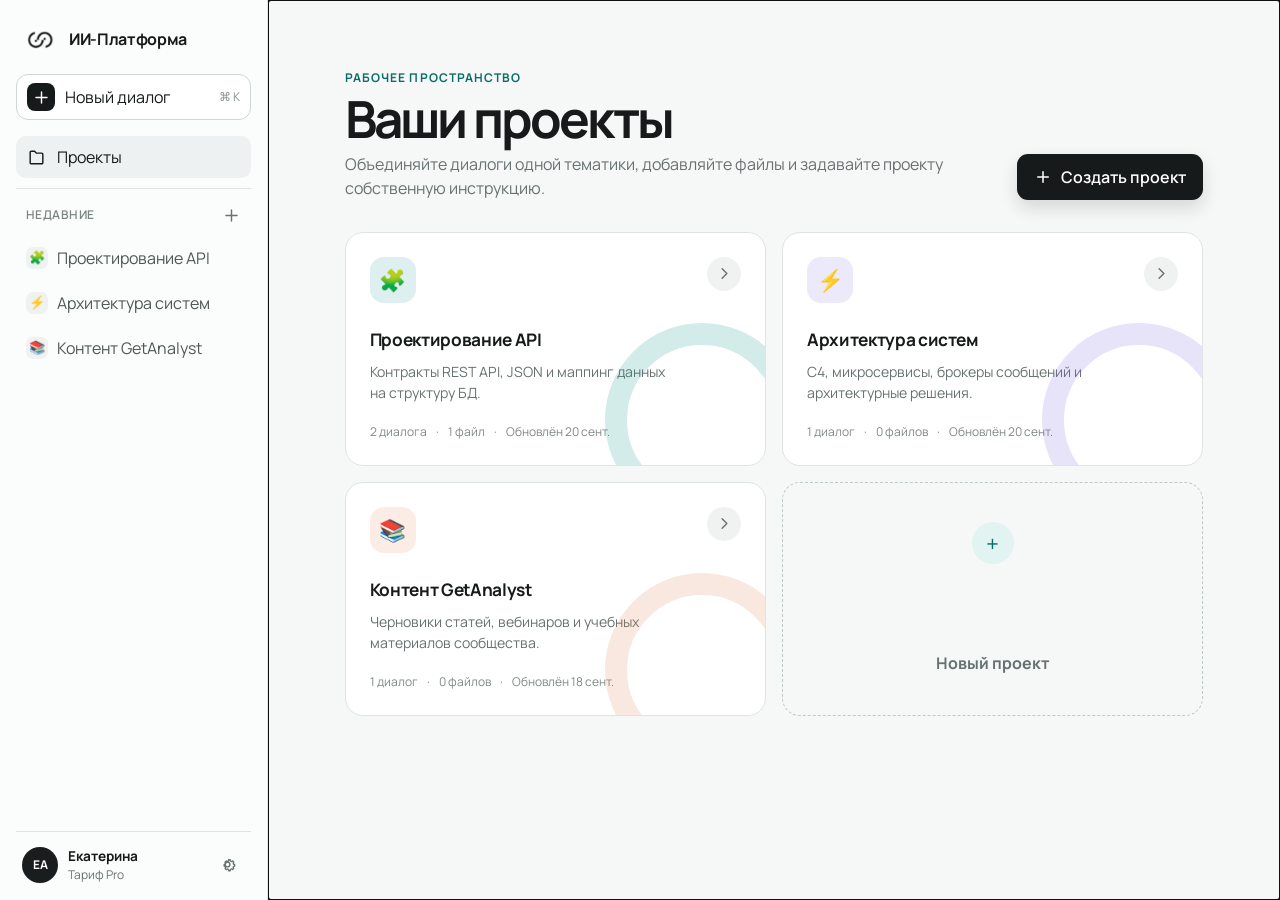
<file: index.html>
<!doctype html>
<html lang="ru">
  <head>
    <meta charset="UTF-8" />
    <meta name="viewport" content="width=device-width, initial-scale=1.0" />
    <meta name="description" content="ИИ-Платформа GetAnalyst — проекты, диалоги и работа с AI-моделями." />
    <title>ИИ-Платформа · GetAnalyst</title>
    <link rel="icon" type="image/png" href="./getanalyst-symbol.png" />
    <link rel="preconnect" href="https://fonts.googleapis.com" />
    <link rel="preconnect" href="https://fonts.gstatic.com" crossorigin />
    <link href="https://fonts.googleapis.com/css2?family=Manrope:wght@400;500;600;700&amp;display=swap" rel="stylesheet" />
    <link rel="stylesheet" href="./styles.css" />
  </head>
  <body>
    <div class="app-shell">
      <aside class="sidebar" aria-label="Основная навигация">
        <div class="brand" role="button" tabindex="0" data-action="home" aria-label="Перейти к проектам">
          <img src="./getanalyst-symbol.png" alt="" class="brand-mark" />
          <span class="brand-name">ИИ-Платформа</span>
        </div>

        <button class="new-chat-button" type="button" data-action="new-dialog">
          <span class="icon-box" aria-hidden="true">
            <svg viewBox="0 0 24 24"><path d="M12 5v14M5 12h14" /></svg>
          </span>
          Новый диалог
          <span class="shortcut">⌘ K</span>
        </button>

        <nav class="nav-list">
          <button class="nav-item is-active" type="button" data-action="home">
            <svg viewBox="0 0 24 24" aria-hidden="true"><path d="M4 5.5A1.5 1.5 0 0 1 5.5 4h4L12 6.5h6.5A1.5 1.5 0 0 1 20 8v10.5a1.5 1.5 0 0 1-1.5 1.5h-13A1.5 1.5 0 0 1 4 18.5z" /></svg>
            Проекты
          </button>
        </nav>

        <div class="sidebar-section">
          <div class="sidebar-section-heading">
            <span>Недавние</span>
            <button class="icon-button small" type="button" data-action="create-project" aria-label="Создать проект">
              <svg viewBox="0 0 24 24"><path d="M12 5v14M5 12h14" /></svg>
            </button>
          </div>
          <div id="recent-projects" class="recent-projects"></div>
        </div>

        <div class="sidebar-footer">
          <div class="avatar">ЕА</div>
          <div class="profile-copy">
            <strong>Екатерина</strong>
            <span>Тариф Pro</span>
          </div>
          <button class="icon-button" type="button" aria-label="Настройки">
            <svg viewBox="0 0 24 24"><circle cx="12" cy="12" r="3" /><path d="M19.4 15a1.7 1.7 0 0 0 .34 1.88l.06.06-1.42 1.42-.06-.06a1.7 1.7 0 0 0-1.88-.34 1.7 1.7 0 0 0-1.04 1.56V20h-2v-.08A1.7 1.7 0 0 0 12.36 18a1.7 1.7 0 0 0-1.88.34l-.06.06L9 16.98l.06-.06A1.7 1.7 0 0 0 9.4 15a1.7 1.7 0 0 0-1.56-1.04H7.8v-2h.08A1.7 1.7 0 0 0 9.4 11a1.7 1.7 0 0 0-.34-1.88L9 9.06 10.42 7.64l.06.06a1.7 1.7 0 0 0 1.88.34A1.7 1.7 0 0 0 13.4 6.5V6h2v.08A1.7 1.7 0 0 0 16.44 8a1.7 1.7 0 0 0 1.88-.34l.06-.06L19.8 9l-.06.06A1.7 1.7 0 0 0 19.4 11a1.7 1.7 0 0 0 1.56 1.04H21v2h-.08A1.7 1.7 0 0 0 19.4 15Z" /></svg>
          </button>
        </div>
      </aside>

      <main id="main-content" class="main-content" tabindex="-1"></main>
    </div>

    <dialog id="project-modal" class="modal">
      <form id="project-form" method="dialog" class="modal-card">
        <div class="modal-heading">
          <div>
            <span id="project-modal-eyebrow" class="eyebrow">Новый проект</span>
            <h2 id="project-modal-title">Создайте рабочее пространство</h2>
          </div>
          <button class="icon-button" type="button" data-action="close-modal" aria-label="Закрыть">
            <svg viewBox="0 0 24 24"><path d="m6 6 12 12M18 6 6 18" /></svg>
          </button>
        </div>

        <label class="field">
          <span>Название проекта</span>
          <input id="project-name" name="name" type="text" maxlength="60" placeholder="Например, Проектирование API" required />
        </label>

        <label class="field">
          <span>Краткое описание</span>
          <textarea id="project-description" name="description" rows="3" maxlength="180" placeholder="Для каких задач будет использоваться проект"></textarea>
        </label>

        <label class="field">
          <span>Системная инструкция <small>необязательно</small></span>
          <textarea id="project-instruction" name="instruction" rows="4" maxlength="1000" placeholder="Например, отвечай как ведущий системный аналитик"></textarea>
        </label>

        <fieldset class="icon-field">
          <legend>Иконка проекта</legend>
          <div id="project-icon-options" class="icon-options" aria-label="Выберите иконку проекта">
            <button class="icon-choice" type="button" data-icon="✨" aria-label="Иконка искры">✨</button>
            <button class="icon-choice" type="button" data-icon="🧩" aria-label="Иконка пазл">🧩</button>
            <button class="icon-choice" type="button" data-icon="⚡" aria-label="Иконка молния">⚡</button>
            <button class="icon-choice" type="button" data-icon="📚" aria-label="Иконка книги">📚</button>
            <button class="icon-choice" type="button" data-icon="🗄️" aria-label="Иконка база данных">🗄️</button>
          </div>
          <label class="upload-icon-button">
            <input id="project-icon-file" type="file" accept="image/png,image/jpeg,image/webp,image/svg+xml" />
            Загрузить свою
          </label>
          <span class="field-hint">PNG, JPG, WebP или SVG. Изображение сохраняется только в этом браузере.</span>
        </fieldset>

        <div class="modal-actions">
          <button class="button ghost" type="button" data-action="close-modal">Отмена</button>
          <button id="project-submit" class="button primary" type="submit">Создать проект</button>
        </div>
      </form>
    </dialog>

    <dialog id="delete-project-modal" class="modal compact-modal">
      <form id="delete-project-form" method="dialog" class="modal-card">
        <div class="danger-icon" aria-hidden="true">!</div>
        <h2>Удалить проект?</h2>
        <p id="delete-project-copy">Проект и все его диалоги будут удалены без возможности восстановления.</p>
        <div class="modal-actions">
          <button class="button ghost" type="button" data-action="close-delete-modal">Отмена</button>
          <button class="button danger" type="submit">Удалить проект</button>
        </div>
      </form>
    </dialog>

    <div id="toast" class="toast" role="status" aria-live="polite"></div>
    <script src="./app.js"></script>
  </body>
</html>
</file>
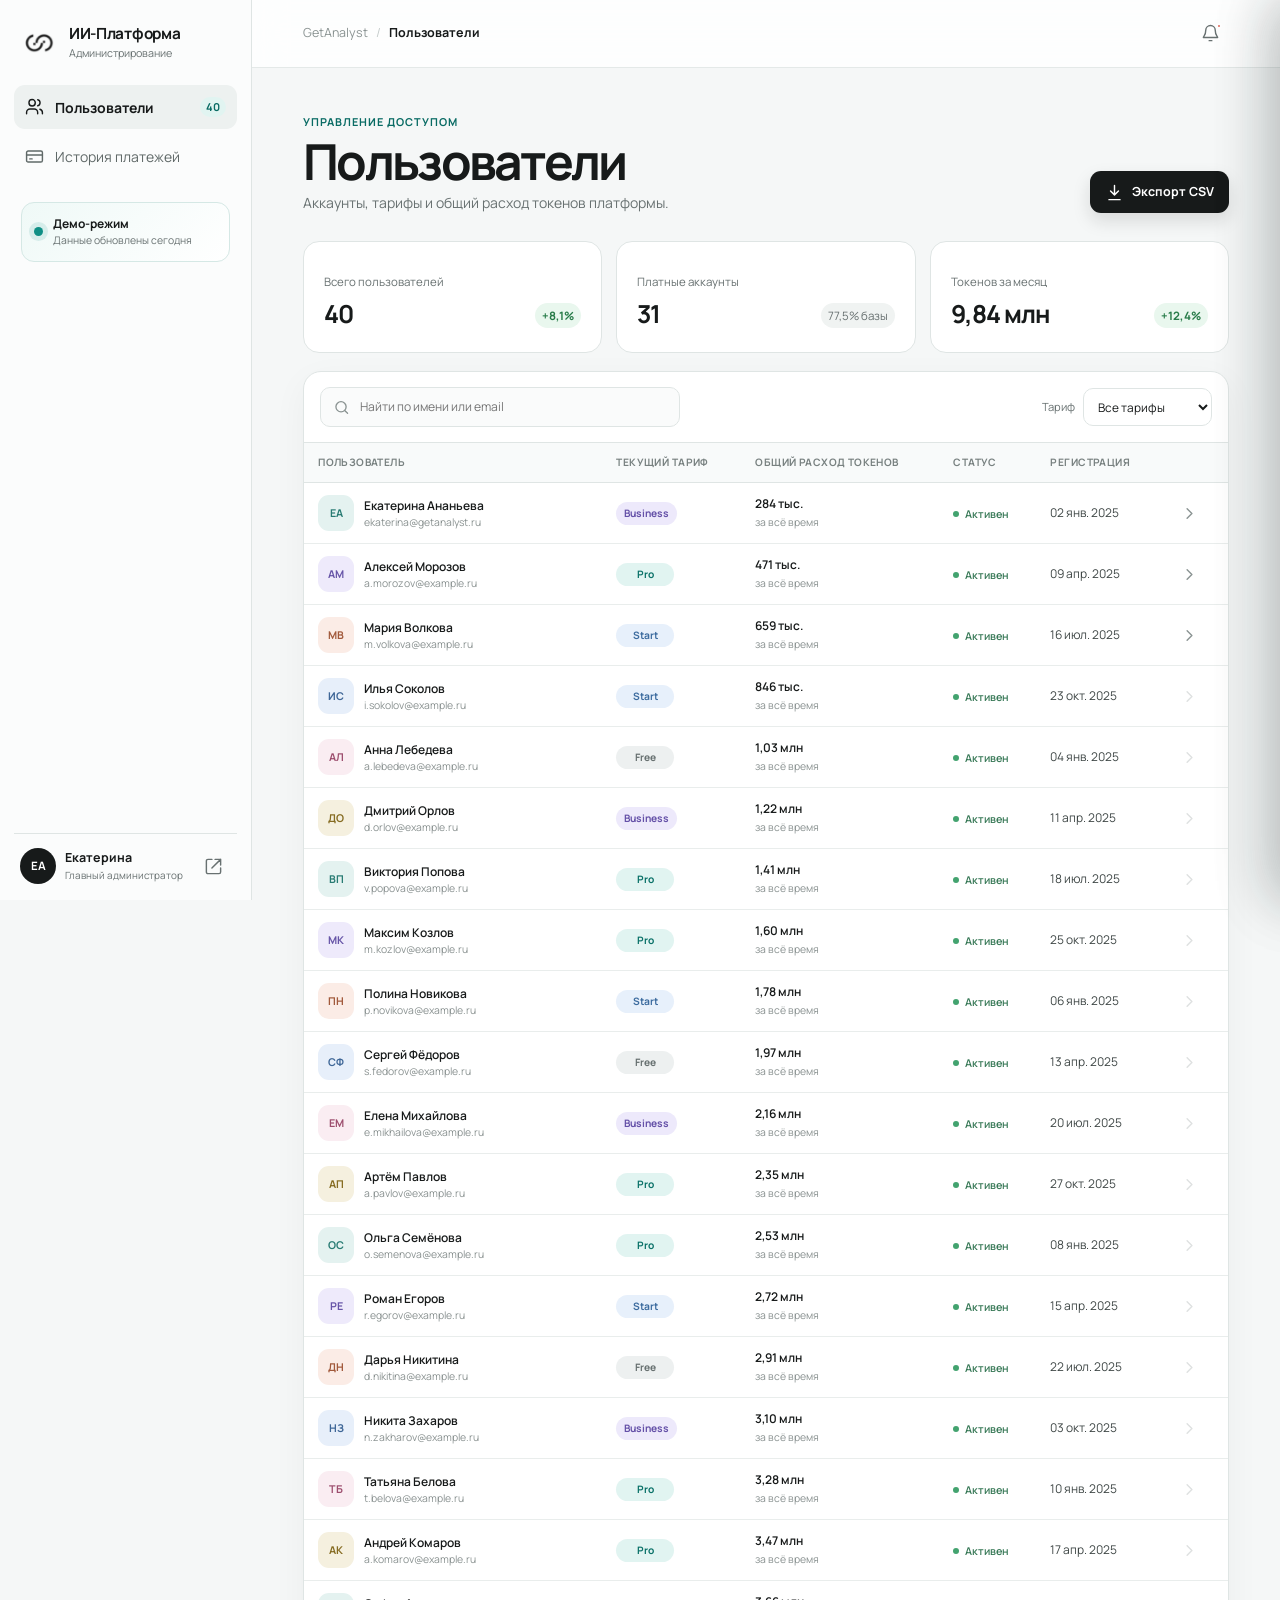
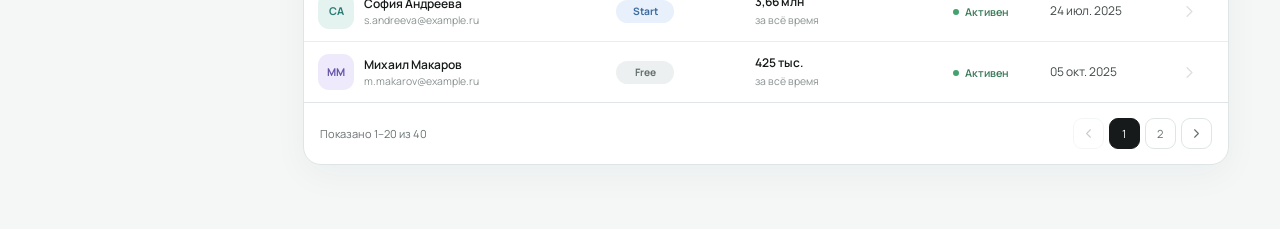
<file: admin.html>
<!doctype html>
<html lang="ru">
  <head>
    <meta charset="UTF-8" />
    <meta name="viewport" content="width=device-width, initial-scale=1.0" />
    <meta name="description" content="Панель администратора ИИ-Платформы GetAnalyst" />
    <title>Администрирование · GetAnalyst</title>
    <link rel="icon" type="image/png" href="./getanalyst-symbol.png" />
    <link rel="preconnect" href="https://fonts.googleapis.com" />
    <link rel="preconnect" href="https://fonts.gstatic.com" crossorigin />
    <link href="https://fonts.googleapis.com/css2?family=Manrope:wght@400;500;600;700&amp;display=swap" rel="stylesheet" />
    <link rel="stylesheet" href="./admin.css" />
  </head>
  <body>
    <div class="admin-shell">
      <aside class="admin-sidebar" aria-label="Навигация администратора">
        <a class="brand" href="./admin.html" aria-label="Главная страница панели администратора">
          <img src="./getanalyst-symbol.png" alt="" class="brand-mark" />
          <span>
            <strong>ИИ-Платформа</strong>
            <small>Администрирование</small>
          </span>
        </a>

        <nav class="admin-nav" aria-label="Разделы">
          <button class="admin-nav-item is-active" type="button" data-view="users">
            <svg viewBox="0 0 24 24" aria-hidden="true"><path d="M16 20v-1.7a4.3 4.3 0 0 0-4.3-4.3H6.3A4.3 4.3 0 0 0 2 18.3V20M9 10a4 4 0 1 0 0-8 4 4 0 0 0 0 8ZM22 20v-1.7a4.3 4.3 0 0 0-3.2-4.15M16.1 2.15a4 4 0 0 1 0 7.7" /></svg>
            Пользователи
            <span class="nav-count">40</span>
          </button>
          <button class="admin-nav-item" type="button" data-view="payments">
            <svg viewBox="0 0 24 24" aria-hidden="true"><rect x="2" y="5" width="20" height="14" rx="2" /><path d="M2 10h20M6 15h3" /></svg>
            История платежей
          </button>
        </nav>

        <div class="sidebar-note">
          <span class="note-dot"></span>
          <div><strong>Демо-режим</strong><small>Данные обновлены сегодня</small></div>
        </div>

        <div class="sidebar-footer">
          <div class="admin-avatar">ЕА</div>
          <div class="admin-profile"><strong>Екатерина</strong><span>Главный администратор</span></div>
          <a class="icon-button" href="./index.html" aria-label="Открыть пользовательскую платформу" title="Открыть платформу">
            <svg viewBox="0 0 24 24"><path d="M14 3h7v7M10 14 21 3M21 14v5a2 2 0 0 1-2 2H5a2 2 0 0 1-2-2V5a2 2 0 0 1 2-2h5" /></svg>
          </a>
        </div>
      </aside>

      <main class="admin-main">
        <header class="topbar">
          <button class="mobile-menu" type="button" aria-label="Открыть меню">
            <svg viewBox="0 0 24 24"><path d="M4 7h16M4 12h16M4 17h16" /></svg>
          </button>
          <div class="breadcrumb"><span>GetAnalyst</span><b>/</b><strong id="breadcrumb-current">Пользователи</strong></div>
          <div class="topbar-actions">
            <button class="icon-button notification-button" type="button" aria-label="Уведомления">
              <svg viewBox="0 0 24 24"><path d="M18 8a6 6 0 0 0-12 0c0 7-3 7-3 9h18c0-2-3-2-3-9ZM13.7 21h-3.4" /></svg>
              <span></span>
            </button>
          </div>
        </header>

        <section id="users-view" class="view is-active" aria-labelledby="users-title">
          <div class="page-heading">
            <div><span class="eyebrow">Управление доступом</span><h1 id="users-title">Пользователи</h1><p>Аккаунты, тарифы и общий расход токенов платформы.</p></div>
            <button class="primary-button" type="button" id="export-users">
              <svg viewBox="0 0 24 24"><path d="M12 3v12M7 10l5 5 5-5M5 21h14" /></svg>
              Экспорт CSV
            </button>
          </div>

          <div class="metrics-grid" aria-label="Сводка по пользователям">
            <article class="metric-card"><div><span>Всего пользователей</span><strong>40</strong></div><span class="metric-trend positive">+8,1%</span></article>
            <article class="metric-card"><div><span>Платные аккаунты</span><strong>31</strong></div><span class="metric-caption">77,5% базы</span></article>
            <article class="metric-card"><div><span>Токенов за месяц</span><strong>9,84 млн</strong></div><span class="metric-trend positive">+12,4%</span></article>
          </div>

          <section class="data-card">
            <div class="table-toolbar">
              <label class="search-field">
                <svg viewBox="0 0 24 24" aria-hidden="true"><circle cx="11" cy="11" r="7" /><path d="m20 20-4-4" /></svg>
                <input id="user-search" type="search" placeholder="Найти по имени или email" />
              </label>
              <label class="select-field"><span>Тариф</span><select id="plan-filter"><option value="all">Все тарифы</option><option>Business</option><option>Pro</option><option>Start</option><option>Free</option></select></label>
            </div>

            <div class="table-scroll">
              <table class="data-table users-table">
                <thead><tr><th>Пользователь</th><th>Текущий тариф</th><th>Общий расход токенов</th><th>Статус</th><th>Регистрация</th><th><span class="sr-only">Действия</span></th></tr></thead>
                <tbody id="users-body"></tbody>
              </table>
            </div>
            <div class="table-footer"><span id="users-counter">Показано 1–20 из 40</span><div id="users-pagination" class="pagination" aria-label="Страницы пользователей"></div></div>
          </section>
        </section>

        <section id="payments-view" class="view" aria-labelledby="payments-title">
          <div class="page-heading">
            <div><span class="eyebrow">Биллинг</span><h1 id="payments-title">История платежей</h1><p>Оплаченные тарифы, периоды использования и расход токенов.</p></div>
            <button class="primary-button" type="button" id="export-payments">
              <svg viewBox="0 0 24 24"><path d="M12 3v12M7 10l5 5 5-5M5 21h14" /></svg>
              Экспорт CSV
            </button>
          </div>

          <div class="metrics-grid payment-metrics" aria-label="Сводка по платежам">
            <article class="metric-card"><div><span>Оплачено за сентябрь</span><strong>₽ 247 430</strong></div><span class="metric-trend positive">+9,7%</span></article>
            <article class="metric-card"><div><span>Успешные платежи</span><strong>98,2%</strong></div><span class="metric-caption">55 из 56</span></article>
            <article class="metric-card"><div><span>Средний платёж</span><strong>₽ 4 418</strong></div><span class="metric-caption">за операцию</span></article>
          </div>

          <section class="data-card">
            <div class="table-toolbar">
              <label class="search-field">
                <svg viewBox="0 0 24 24" aria-hidden="true"><circle cx="11" cy="11" r="7" /><path d="m20 20-4-4" /></svg>
                <input id="payment-search" type="search" placeholder="Найти пользователя или операцию" />
              </label>
              <label class="select-field"><span>Статус</span><select id="payment-status-filter"><option value="all">Все статусы</option><option value="paid">Оплачен</option><option value="refunded">Возврат</option></select></label>
            </div>
            <div class="table-scroll">
              <table class="data-table payments-table">
                <thead><tr><th>Пользователь</th><th>Оплаченный тариф</th><th>Токены за период</th><th>Период</th><th>Дата оплаты</th><th>Сумма</th><th>Статус</th><th><span class="sr-only">Подробнее</span></th></tr></thead>
                <tbody id="payments-body"></tbody>
              </table>
            </div>
            <div class="table-footer"><span id="payments-counter"></span><div id="payments-pagination" class="pagination" aria-label="Страницы платежей"></div></div>
          </section>
        </section>
      </main>
    </div>

    <div id="overlay" class="overlay" hidden></div>

    <aside id="user-drawer" class="drawer" aria-hidden="true" aria-labelledby="user-drawer-title">
      <div class="drawer-header"><div><span class="eyebrow">Карточка пользователя</span><h2 id="user-drawer-title">Пользователь</h2></div><button class="icon-button close-drawer" type="button" aria-label="Закрыть"><svg viewBox="0 0 24 24"><path d="m6 6 12 12M18 6 6 18" /></svg></button></div>
      <div id="user-drawer-content" class="drawer-content"></div>
    </aside>

    <aside id="payment-drawer" class="drawer compact-drawer" aria-hidden="true" aria-labelledby="payment-drawer-title">
      <div class="drawer-header"><div><span class="eyebrow">Платёжная операция</span><h2 id="payment-drawer-title">Детали платежа</h2></div><button class="icon-button close-drawer" type="button" aria-label="Закрыть"><svg viewBox="0 0 24 24"><path d="m6 6 12 12M18 6 6 18" /></svg></button></div>
      <div id="payment-drawer-content" class="drawer-content"></div>
    </aside>

    <div id="toast" class="toast" role="status" aria-live="polite"></div>

    <script>
      const names = [
        ["Екатерина Ананьева", "ekaterina@getanalyst.ru"], ["Алексей Морозов", "a.morozov@example.ru"], ["Мария Волкова", "m.volkova@example.ru"],
        ["Илья Соколов", "i.sokolov@example.ru"], ["Анна Лебедева", "a.lebedeva@example.ru"], ["Дмитрий Орлов", "d.orlov@example.ru"],
        ["Виктория Попова", "v.popova@example.ru"], ["Максим Козлов", "m.kozlov@example.ru"], ["Полина Новикова", "p.novikova@example.ru"],
        ["Сергей Фёдоров", "s.fedorov@example.ru"], ["Елена Михайлова", "e.mikhailova@example.ru"], ["Артём Павлов", "a.pavlov@example.ru"],
        ["Ольга Семёнова", "o.semenova@example.ru"], ["Роман Егоров", "r.egorov@example.ru"], ["Дарья Никитина", "d.nikitina@example.ru"],
        ["Никита Захаров", "n.zakharov@example.ru"], ["Татьяна Белова", "t.belova@example.ru"], ["Андрей Комаров", "a.komarov@example.ru"],
        ["София Андреева", "s.andreeva@example.ru"], ["Михаил Макаров", "m.makarov@example.ru"], ["Ксения Крылова", "k.krylova@example.ru"],
        ["Павел Гусев", "p.gusev@example.ru"], ["Алина Титова", "a.titova@example.ru"], ["Константин Кузнецов", "k.kuznetsov@example.ru"],
        ["Вероника Ильина", "v.ilina@example.ru"], ["Игорь Власов", "i.vlasov@example.ru"], ["Наталья Медведева", "n.medvedeva@example.ru"],
        ["Владислав Фомин", "v.fomin@example.ru"], ["Юлия Давыдова", "u.davydova@example.ru"], ["Глеб Алексеев", "g.alekseev@example.ru"],
        ["Людмила Степанова", "l.stepanova@example.ru"], ["Вадим Воробьёв", "v.vorobiev@example.ru"], ["Анастасия Фролова", "a.frolova@example.ru"],
        ["Денис Баранов", "d.baranov@example.ru"], ["Инна Куликова", "i.kulikova@example.ru"], ["Евгений Жуков", "e.zhukov@example.ru"],
        ["Валерия Савельева", "v.saveleva@example.ru"], ["Олег Романов", "o.romanov@example.ru"], ["Лилия Виноградова", "l.vinogradova@example.ru"], ["Степан Богданов", "s.bogdanov@example.ru"]
      ];
      const planCycle = ["Business", "Pro", "Pro", "Start", "Free"];
      const planPrices = { Business: 9990, Pro: 4990, Start: 1990, Free: 0 };
      const plans = { Business: { limit: "5 млн токенов", color: "violet" }, Pro: { limit: "2 млн токенов", color: "teal" }, Start: { limit: "500 тыс. токенов", color: "blue" }, Free: { limit: "50 тыс. токенов", color: "gray" } };
      const tokenFormat = new Intl.NumberFormat("ru-RU");
      const moneyFormat = new Intl.NumberFormat("ru-RU", { style: "currency", currency: "RUB", maximumFractionDigits: 0 });
      const dateFormat = new Intl.DateTimeFormat("ru-RU", { day: "2-digit", month: "short", year: "numeric" });

      const users = names.map(([name, email], index) => {
        const plan = index < 3 ? ["Business", "Pro", "Start"][index] : planCycle[index % planCycle.length];
        return { id: `usr_${String(index + 1).padStart(4, "0")}`, name, email, initials: name.split(" ").map((part) => part[0]).join(""), plan, tokens: 284000 + ((index * 187431) % 3420000), status: index === 32 ? "blocked" : "active", registered: new Date(2025, (index * 3) % 12, 2 + (index * 7) % 26), available: index < 3, phone: index < 3 ? ["+1 858 555-0147", "+7 916 555-21-43", "+7 921 555-72-11"][index] : null };
      });

      function makePayments(user, count) {
        return Array.from({ length: count }, (_, index) => {
          const paidAt = new Date(2026, 8 - index, 18 - (index % 4));
          const periodFrom = new Date(paidAt.getFullYear(), paidAt.getMonth(), paidAt.getDate());
          const periodTo = new Date(paidAt.getFullYear(), paidAt.getMonth() + 1, paidAt.getDate() - 1);
          const plan = index > 8 && user.id === "usr_0001" ? "Pro" : user.plan;
          return { id: `pay_${user.id.slice(-4)}_${String(index + 1).padStart(3, "0")}`, externalId: `ch_${user.id.slice(-4)}${202609 - index}`, userId: user.id, userName: user.name, userEmail: user.email, plan, tokens: Math.max(38000, user.tokens - index * 91733), periodFrom, periodTo, paidAt, amount: planPrices[plan], status: index === 5 && user.id === "usr_0001" ? "refunded" : "paid", method: index % 2 ? "Visa •••• 4821" : "Mastercard •••• 9014" };
        });
      }

      const userPayments = { usr_0001: makePayments(users[0], 14), usr_0002: makePayments(users[1], 3), usr_0003: makePayments(users[2], 2) };
      const extraPayments = users.slice(3, 25).map((user, index) => makePayments(user, 1)[0]);
      const payments = [...userPayments.usr_0001.slice(0, 5), ...userPayments.usr_0002, ...userPayments.usr_0003, ...extraPayments].sort((a, b) => b.paidAt - a.paidAt);

      const state = { view: "users", userPage: 1, paymentPage: 1, drawerPaymentPage: 1, activeUserId: null, userSearch: "", planFilter: "all", paymentSearch: "", paymentStatus: "all" };
      const pageSize = 20;
      const paymentPageSize = 10;
      const $ = (selector) => document.querySelector(selector);
      const $$ = (selector) => [...document.querySelectorAll(selector)];
      const escapeHtml = (value) => String(value).replace(/[&<>'"]/g, (char) => ({ "&": "&amp;", "<": "&lt;", ">": "&gt;", "'": "&#39;", '"': "&quot;" })[char]);
      const formatDate = (date) => dateFormat.format(date).replace(" г.", "");
      const formatTokens = (tokens) => tokens >= 1000000 ? `${(tokens / 1000000).toFixed(2).replace(".", ",")} млн` : `${Math.round(tokens / 1000)} тыс.`;
      const planBadge = (plan) => `<span class="plan-badge ${plans[plan].color}">${plan}</span>`;
      const statusBadge = (status) => status === "paid" || status === "active" ? `<span class="status-badge success"><i></i>${status === "paid" ? "Оплачен" : "Активен"}</span>` : status === "refunded" ? `<span class="status-badge neutral"><i></i>Возврат</span>` : `<span class="status-badge danger"><i></i>Заблокирован</span>`;

      function paginationHtml(current, total, action) {
        if (total <= 1) return "";
        return `<button type="button" data-${action}-page="${Math.max(1, current - 1)}" ${current === 1 ? "disabled" : ""} aria-label="Предыдущая страница"><svg viewBox="0 0 24 24"><path d="m15 18-6-6 6-6" /></svg></button>${Array.from({ length: total }, (_, i) => `<button type="button" data-${action}-page="${i + 1}" class="${current === i + 1 ? "is-active" : ""}">${i + 1}</button>`).join("")}<button type="button" data-${action}-page="${Math.min(total, current + 1)}" ${current === total ? "disabled" : ""} aria-label="Следующая страница"><svg viewBox="0 0 24 24"><path d="m9 18 6-6-6-6" /></svg></button>`;
      }

      function filteredUsers() {
        const query = state.userSearch.toLowerCase();
        return users.filter((user) => (!query || `${user.name} ${user.email}`.toLowerCase().includes(query)) && (state.planFilter === "all" || user.plan === state.planFilter));
      }

      function renderUsers() {
        const list = filteredUsers();
        const totalPages = Math.max(1, Math.ceil(list.length / pageSize));
        state.userPage = Math.min(state.userPage, totalPages);
        const start = (state.userPage - 1) * pageSize;
        const page = list.slice(start, start + pageSize);
        $("#users-body").innerHTML = page.length ? page.map((user, index) => `<tr class="${user.available ? "is-clickable" : ""}" ${user.available ? `data-user-id="${user.id}" tabindex="0"` : ""}>
          <td><div class="person-cell"><span class="table-avatar avatar-${(start + index) % 6}">${escapeHtml(user.initials)}</span><span><strong>${escapeHtml(user.name)}</strong><small>${escapeHtml(user.email)}</small></span></div></td>
          <td>${planBadge(user.plan)}</td><td><strong class="token-value">${formatTokens(user.tokens)}</strong><small class="cell-caption">за всё время</small></td><td>${statusBadge(user.status)}</td><td>${formatDate(user.registered)}</td>
          <td><button class="row-action" type="button" ${user.available ? `data-user-id="${user.id}" aria-label="Открыть карточку ${escapeHtml(user.name)}"` : `disabled title="Карточка доступна для первых трёх пользователей"`}><svg viewBox="0 0 24 24"><path d="m9 18 6-6-6-6" /></svg></button></td>
        </tr>`).join("") : `<tr><td colspan="6"><div class="empty-state">Пользователи не найдены</div></td></tr>`;
        $("#users-counter").textContent = list.length ? `Показано ${start + 1}–${Math.min(start + pageSize, list.length)} из ${list.length}` : "Ничего не найдено";
        $("#users-pagination").innerHTML = paginationHtml(state.userPage, totalPages, "user");
      }

      function filteredPayments() {
        const query = state.paymentSearch.toLowerCase();
        return payments.filter((payment) => (!query || `${payment.userName} ${payment.userEmail} ${payment.id}`.toLowerCase().includes(query)) && (state.paymentStatus === "all" || payment.status === state.paymentStatus));
      }

      function renderPayments() {
        const list = filteredPayments();
        const totalPages = Math.max(1, Math.ceil(list.length / paymentPageSize));
        state.paymentPage = Math.min(state.paymentPage, totalPages);
        const start = (state.paymentPage - 1) * paymentPageSize;
        const page = list.slice(start, start + paymentPageSize);
        $("#payments-body").innerHTML = page.length ? page.map((payment) => `<tr class="is-clickable" data-payment-id="${payment.id}" tabindex="0">
          <td><div class="person-cell compact"><span class="table-avatar mini">${escapeHtml(users.find((user) => user.id === payment.userId)?.initials || "—")}</span><span><strong>${escapeHtml(payment.userName)}</strong><small>${escapeHtml(payment.userEmail)}</small></span></div></td>
          <td>${planBadge(payment.plan)}</td><td><strong>${formatTokens(payment.tokens)}</strong></td><td><span class="period-cell">${formatDate(payment.periodFrom)}<small>— ${formatDate(payment.periodTo)}</small></span></td><td>${formatDate(payment.paidAt)}</td><td><strong>${moneyFormat.format(payment.amount)}</strong></td><td>${statusBadge(payment.status)}</td><td><button class="row-action" type="button" data-payment-id="${payment.id}" aria-label="Открыть детали платежа"><svg viewBox="0 0 24 24"><path d="m9 18 6-6-6-6" /></svg></button></td>
        </tr>`).join("") : `<tr><td colspan="8"><div class="empty-state">Платежи не найдены</div></td></tr>`;
        $("#payments-counter").textContent = list.length ? `Показано ${start + 1}–${Math.min(start + paymentPageSize, list.length)} из ${list.length}` : "Ничего не найдено";
        $("#payments-pagination").innerHTML = paginationHtml(state.paymentPage, totalPages, "payment");
      }

      function showView(view) {
        state.view = view;
        $$(".view").forEach((element) => element.classList.toggle("is-active", element.id === `${view}-view`));
        $$(".admin-nav-item").forEach((element) => element.classList.toggle("is-active", element.dataset.view === view));
        $("#breadcrumb-current").textContent = view === "users" ? "Пользователи" : "История платежей";
        document.title = `${view === "users" ? "Пользователи" : "История платежей"} · GetAnalyst`;
        if (view === "payments") renderPayments(); else renderUsers();
        $(".admin-sidebar").classList.remove("is-open");
      }

      function tariffHistory(user) {
        const history = user.id === "usr_0001" ? [["Business", "18 сен 2026", "17 окт 2026", "Текущий"], ["Pro", "18 дек 2025", "17 сен 2026", "9 месяцев"], ["Start", "18 сен 2025", "17 дек 2025", "3 месяца"]] : user.id === "usr_0002" ? [["Pro", "12 авг 2026", "11 сен 2026", "Текущий"], ["Start", "12 июн 2026", "11 авг 2026", "2 месяца"]] : [["Start", "05 сен 2026", "04 окт 2026", "Текущий"], ["Free", "17 июл 2026", "04 сен 2026", "50 дней"]];
        return history.map(([plan, from, to, label], index) => `<div class="timeline-item ${index === 0 ? "is-current" : ""}"><span class="timeline-dot"></span><div><div class="timeline-heading">${planBadge(plan)}<strong>${label}</strong></div><p>${from} — ${to}</p><small>${plans[plan].limit} в месяц</small></div></div>`).join("");
      }

      function renderUserDrawer(user, tab = "overview") {
        const ownPayments = userPayments[user.id] || [];
        $("#user-drawer-title").textContent = user.name;
        $("#user-drawer-content").innerHTML = `<div class="profile-summary">
          <span class="profile-avatar">${escapeHtml(user.initials)}</span><div><strong>${escapeHtml(user.name)}</strong><span>${escapeHtml(user.email)}</span><small>${user.id}</small></div>${statusBadge(user.status)}
        </div>
        <div class="drawer-tabs"><button type="button" data-user-tab="overview" class="${tab === "overview" ? "is-active" : ""}">Обзор</button><button type="button" data-user-tab="tariffs" class="${tab === "tariffs" ? "is-active" : ""}">История тарифов</button><button type="button" data-user-tab="payments" class="${tab === "payments" ? "is-active" : ""}">Оплаты <span>${ownPayments.length}</span></button></div>
        <div id="user-tab-content">${userTabContent(user, tab)}</div>`;
      }

      function userTabContent(user, tab) {
        if (tab === "tariffs") return `<section class="drawer-section"><div class="section-heading"><h3>История смены тарифов</h3><span>3 записи</span></div><div class="timeline">${tariffHistory(user)}</div></section>`;
        if (tab === "payments") {
          const list = userPayments[user.id] || [];
          const totalPages = Math.max(1, Math.ceil(list.length / paymentPageSize));
          state.drawerPaymentPage = Math.min(state.drawerPaymentPage, totalPages);
          const start = (state.drawerPaymentPage - 1) * paymentPageSize;
          return `<section class="drawer-section"><div class="section-heading"><h3>История оплат</h3><span>10 на странице</span></div><div class="drawer-payment-list">${list.slice(start, start + paymentPageSize).map((payment) => `<button type="button" class="drawer-payment" data-payment-id="${payment.id}"><span>${planBadge(payment.plan)}<small>${formatDate(payment.paidAt)}</small></span><span><strong>${moneyFormat.format(payment.amount)}</strong><small>${formatTokens(payment.tokens)} токенов</small></span><svg viewBox="0 0 24 24"><path d="m9 18 6-6-6-6" /></svg></button>`).join("")}</div><div class="drawer-pagination"><span>${start + 1}–${Math.min(start + paymentPageSize, list.length)} из ${list.length}</span><div class="pagination">${paginationHtml(state.drawerPaymentPage, totalPages, "drawer-payment")}</div></div></section>`;
        }
        const monthlyLimit = user.plan === "Business" ? 5000000 : user.plan === "Pro" ? 2000000 : 500000;
        const used = Math.min(user.tokens, monthlyLimit);
        return `<section class="drawer-section"><div class="detail-grid"><div><span>Email</span><strong>${escapeHtml(user.email)}</strong></div><div><span>Телефон</span><strong>${escapeHtml(user.phone || "Не указан")}</strong></div><div><span>Дата регистрации</span><strong>${formatDate(user.registered)}</strong></div><div><span>ID пользователя</span><strong>${user.id}</strong></div></div></section>
          <section class="current-plan-card"><div class="current-plan-top"><div><span>Текущий тариф</span><h3>${user.plan}</h3><small>${plans[user.plan].limit} в месяц</small></div>${planBadge(user.plan)}</div><div class="usage-row"><span>Использовано в периоде</span><strong>${tokenFormat.format(used)} <small>/ ${tokenFormat.format(monthlyLimit)}</small></strong></div><div class="progress"><span style="width:${Math.min(100, Math.round(used / monthlyLimit * 100))}%"></span></div><div class="plan-dates"><span>Подключён 18 сентября</span><span>Продление 18 октября</span></div></section>
          <section class="drawer-section"><div class="section-heading"><h3>Общий расход</h3><span>За всё время</span></div><strong class="big-token-value">${tokenFormat.format(user.tokens)} токенов</strong></section>`;
      }

      function openUser(userId) {
        const user = users.find((item) => item.id === userId && item.available);
        if (!user) return;
        state.activeUserId = userId; state.drawerPaymentPage = 1;
        renderUserDrawer(user);
        openDrawer("#user-drawer");
      }

      function findPayment(paymentId) { return payments.find((item) => item.id === paymentId) || Object.values(userPayments).flat().find((item) => item.id === paymentId); }
      function openPayment(paymentId) {
        const payment = findPayment(paymentId); if (!payment) return;
        const user = users.find((item) => item.id === payment.userId);
        $("#payment-drawer-title").textContent = `Платёж ${payment.id}`;
        $("#payment-drawer-content").innerHTML = `<div class="payment-hero"><span class="payment-icon"><svg viewBox="0 0 24 24"><path d="M7 13l3 3 7-8" /></svg></span><div><span>${payment.status === "paid" ? "Платёж успешно проведён" : "Средства возвращены"}</span><strong>${moneyFormat.format(payment.amount)}</strong><small>${formatDate(payment.paidAt)}</small></div></div>
          <section class="drawer-section"><div class="section-heading"><h3>Операция</h3>${statusBadge(payment.status)}</div><dl class="operation-list"><div><dt>ID операции</dt><dd>${payment.id}</dd></div><div><dt>Внешний ID</dt><dd>${payment.externalId}</dd></div><div><dt>Способ оплаты</dt><dd>${payment.method}</dd></div><div><dt>Дата оплаты</dt><dd>${formatDate(payment.paidAt)}, 14:32</dd></div></dl></section>
          <section class="drawer-section"><div class="section-heading"><h3>Пользователь и тариф</h3>${planBadge(payment.plan)}</div><div class="payment-user"><span class="table-avatar">${escapeHtml(user?.initials || "—")}</span><div><strong>${escapeHtml(payment.userName)}</strong><small>${escapeHtml(payment.userEmail)}</small></div></div><dl class="operation-list"><div><dt>Период тарифа</dt><dd>${formatDate(payment.periodFrom)} — ${formatDate(payment.periodTo)}</dd></div><div><dt>Расход токенов</dt><dd>${tokenFormat.format(payment.tokens)}</dd></div><div><dt>Стоимость</dt><dd>${moneyFormat.format(payment.amount)}</dd></div></dl></section>`;
        closeDrawers(); openDrawer("#payment-drawer");
      }

      function openDrawer(selector) { $("#overlay").hidden = false; requestAnimationFrame(() => { $("#overlay").classList.add("is-visible"); $(selector).classList.add("is-open"); $(selector).setAttribute("aria-hidden", "false"); }); document.body.classList.add("drawer-open"); }
      function closeDrawers() { $$(".drawer").forEach((drawer) => { drawer.classList.remove("is-open"); drawer.setAttribute("aria-hidden", "true"); }); $("#overlay").classList.remove("is-visible"); document.body.classList.remove("drawer-open"); setTimeout(() => { if (!$(".drawer.is-open")) $("#overlay").hidden = true; }, 220); }
      function showToast(message) { const toast = $("#toast"); toast.textContent = message; toast.classList.add("is-visible"); clearTimeout(showToast.timer); showToast.timer = setTimeout(() => toast.classList.remove("is-visible"), 2600); }

      document.addEventListener("click", (event) => {
        const nav = event.target.closest("[data-view]"); if (nav) return showView(nav.dataset.view);
        const userTarget = event.target.closest("[data-user-id]"); if (userTarget) return openUser(userTarget.dataset.userId);
        const paymentTarget = event.target.closest("[data-payment-id]"); if (paymentTarget) return openPayment(paymentTarget.dataset.paymentId);
        const userPage = event.target.closest("[data-user-page]"); if (userPage) { state.userPage = Number(userPage.dataset.userPage); renderUsers(); return; }
        const paymentPage = event.target.closest("[data-payment-page]"); if (paymentPage) { state.paymentPage = Number(paymentPage.dataset.paymentPage); renderPayments(); return; }
        const drawerPage = event.target.closest("[data-drawer-payment-page]"); if (drawerPage) { state.drawerPaymentPage = Number(drawerPage.dataset.drawerPaymentPage); const user = users.find((item) => item.id === state.activeUserId); $("#user-tab-content").innerHTML = userTabContent(user, "payments"); return; }
        const tab = event.target.closest("[data-user-tab]"); if (tab) { const user = users.find((item) => item.id === state.activeUserId); renderUserDrawer(user, tab.dataset.userTab); return; }
        if (event.target.closest(".close-drawer") || event.target.id === "overlay") return closeDrawers();
        if (event.target.closest("#export-users")) return showToast("CSV со списком пользователей подготовлен");
        if (event.target.closest("#export-payments")) return showToast("CSV с историей платежей подготовлен");
        if (event.target.closest(".mobile-menu")) return $(".admin-sidebar").classList.toggle("is-open");
      });

      document.addEventListener("keydown", (event) => {
        if (event.key === "Escape") closeDrawers();
        if ((event.key === "Enter" || event.key === " ") && event.target.matches("tr[data-user-id], tr[data-payment-id]")) { event.preventDefault(); event.target.click(); }
      });
      $("#user-search").addEventListener("input", (event) => { state.userSearch = event.target.value; state.userPage = 1; renderUsers(); });
      $("#plan-filter").addEventListener("change", (event) => { state.planFilter = event.target.value; state.userPage = 1; renderUsers(); });
      $("#payment-search").addEventListener("input", (event) => { state.paymentSearch = event.target.value; state.paymentPage = 1; renderPayments(); });
      $("#payment-status-filter").addEventListener("change", (event) => { state.paymentStatus = event.target.value; state.paymentPage = 1; renderPayments(); });

      renderUsers();
    </script>
  </body>
</html>
</file>
<file: styles.css>
:root {
  color-scheme: light;
  --bg: #f6f7f7;
  --surface: #ffffff;
  --surface-subtle: #f0f2f2;
  --ink: #171a1a;
  --muted: #687171;
  --line: #dfe4e3;
  --line-strong: #cfd7d6;
  --accent: #0f8f85;
  --accent-dark: #0a6d66;
  --accent-soft: #e1f4f1;
  --shadow: 0 18px 48px rgba(30, 47, 45, 0.1);
  --radius: 18px;
}

* {
  box-sizing: border-box;
}

html {
  font-family: "Manrope", -apple-system, BlinkMacSystemFont, "Segoe UI", sans-serif;
  background: var(--bg);
  color: var(--ink);
}

body {
  margin: 0;
  min-width: 320px;
  min-height: 100vh;
  font-size: 16px;
  line-height: 1.5;
}

.sr-only {
  position: absolute;
  width: 1px;
  height: 1px;
  padding: 0;
  margin: -1px;
  overflow: hidden;
  clip: rect(0, 0, 0, 0);
  white-space: nowrap;
  border: 0;
}

button,
input,
textarea,
select {
  font: inherit;
}

button {
  color: inherit;
}

button:focus-visible,
input:focus-visible,
textarea:focus-visible,
select:focus-visible,
[tabindex="0"]:focus-visible {
  outline: 3px solid rgba(15, 143, 133, 0.25);
  outline-offset: 2px;
}

.app-shell {
  display: grid;
  grid-template-columns: 268px minmax(0, 1fr);
  min-height: 100vh;
}

.sidebar {
  position: sticky;
  top: 0;
  display: flex;
  flex-direction: column;
  height: 100vh;
  padding: 20px 16px 16px;
  background: #fbfcfc;
  border-right: 1px solid var(--line);
}

.brand {
  display: flex;
  align-items: center;
  gap: 11px;
  padding: 2px 8px 18px;
  cursor: pointer;
}

.brand-mark {
  width: 34px;
  height: 34px;
  object-fit: cover;
  border-radius: 10px;
  mix-blend-mode: multiply;
}

.brand-name {
  font-size: 1rem;
  font-weight: 700;
  letter-spacing: -0.02em;
}

.new-chat-button {
  display: flex;
  align-items: center;
  gap: 10px;
  width: 100%;
  min-height: 46px;
  padding: 8px 10px;
  border: 1px solid var(--line-strong);
  border-radius: 12px;
  background: var(--surface);
  cursor: pointer;
  transition: border-color 160ms ease, box-shadow 160ms ease, transform 160ms ease;
}

.new-chat-button:hover {
  border-color: #abb8b6;
  box-shadow: 0 6px 16px rgba(30, 47, 45, 0.07);
  transform: translateY(-1px);
}

.icon-box {
  display: grid;
  place-items: center;
  width: 28px;
  height: 28px;
  border-radius: 8px;
  background: var(--ink);
  color: #fff;
}

.icon-box svg,
.nav-item svg,
.icon-button svg,
.back-button svg,
.send-button svg,
.project-arrow svg {
  width: 19px;
  height: 19px;
  fill: none;
  stroke: currentColor;
  stroke-width: 1.8;
  stroke-linecap: round;
  stroke-linejoin: round;
}

.shortcut {
  margin-left: auto;
  color: #899190;
  font-size: 0.75rem;
}

.nav-list {
  padding: 16px 0 10px;
}

.nav-item {
  display: flex;
  align-items: center;
  gap: 11px;
  width: 100%;
  min-height: 42px;
  padding: 8px 11px;
  border: 0;
  border-radius: 10px;
  background: transparent;
  color: var(--muted);
  cursor: pointer;
  text-align: left;
}

.nav-item:hover,
.nav-item.is-active {
  background: #eef1f1;
  color: var(--ink);
}

.sidebar-section {
  min-height: 0;
  padding-top: 12px;
  border-top: 1px solid var(--line);
}

.sidebar-section-heading {
  display: flex;
  align-items: center;
  justify-content: space-between;
  padding: 0 6px 8px 10px;
  color: #7d8584;
  font-size: 0.75rem;
  font-weight: 600;
  letter-spacing: 0.04em;
  text-transform: uppercase;
}

.recent-projects {
  display: grid;
  gap: 3px;
}

.recent-project {
  display: flex;
  align-items: center;
  gap: 9px;
  min-width: 0;
  width: 100%;
  padding: 9px 10px;
  border: 0;
  border-radius: 9px;
  background: transparent;
  cursor: pointer;
  color: #4f5857;
  text-align: left;
}

.recent-project:hover,
.recent-project.is-active {
  background: #eef1f1;
  color: var(--ink);
}

.recent-project-dot {
  width: 8px;
  height: 8px;
  flex: 0 0 auto;
  border-radius: 999px;
  background: var(--project-color, var(--accent));
}

.recent-project span:last-child {
  overflow: hidden;
  text-overflow: ellipsis;
  white-space: nowrap;
}

.sidebar-footer {
  display: flex;
  align-items: center;
  gap: 10px;
  margin-top: auto;
  padding: 14px 6px 0;
  border-top: 1px solid var(--line);
}

.avatar {
  display: grid;
  place-items: center;
  width: 36px;
  height: 36px;
  border-radius: 50%;
  background: #191d1d;
  color: white;
  font-size: 0.75rem;
  font-weight: 700;
}

.profile-copy {
  display: grid;
  min-width: 0;
}

.profile-copy strong {
  font-size: 0.85rem;
}

.profile-copy span {
  color: var(--muted);
  font-size: 0.75rem;
}

.profile-copy + .icon-button {
  margin-left: auto;
}

.icon-button {
  display: grid;
  place-items: center;
  width: 36px;
  height: 36px;
  padding: 0;
  border: 0;
  border-radius: 10px;
  background: transparent;
  cursor: pointer;
  color: var(--muted);
}

.icon-button:hover {
  background: var(--surface-subtle);
  color: var(--ink);
}

.icon-button.small {
  width: 28px;
  height: 28px;
}

.main-content {
  min-width: 0;
  padding: clamp(28px, 5vw, 68px) clamp(24px, 6vw, 84px);
}

.content-wrap {
  width: min(1100px, 100%);
  margin: 0 auto;
}

.page-heading {
  display: flex;
  align-items: flex-end;
  justify-content: space-between;
  gap: 24px;
  margin-bottom: 32px;
}

.page-heading h1,
.project-heading h1 {
  margin: 4px 0 6px;
  font-size: clamp(2rem, 4vw, 3.35rem);
  line-height: 1.05;
  letter-spacing: -0.055em;
}

.page-heading p,
.project-heading p {
  max-width: 640px;
  margin: 0;
  color: var(--muted);
}

.eyebrow {
  color: var(--accent-dark);
  font-size: 0.75rem;
  font-weight: 700;
  letter-spacing: 0.09em;
  text-transform: uppercase;
}

.button {
  display: inline-flex;
  align-items: center;
  justify-content: center;
  gap: 9px;
  min-height: 44px;
  padding: 10px 16px;
  border: 1px solid transparent;
  border-radius: 11px;
  cursor: pointer;
  font-weight: 600;
  transition: transform 150ms ease, box-shadow 150ms ease, background 150ms ease;
}

.button:hover {
  transform: translateY(-1px);
}

.button.primary {
  background: var(--ink);
  color: #fff;
  box-shadow: 0 8px 18px rgba(23, 26, 26, 0.14);
}

.button.primary:hover {
  background: #2a2f2f;
}

.button.secondary {
  border-color: var(--line-strong);
  background: var(--surface);
}

.button.ghost {
  background: transparent;
  color: var(--muted);
}

.button svg {
  width: 18px;
  height: 18px;
  fill: none;
  stroke: currentColor;
  stroke-width: 2;
  stroke-linecap: round;
}

.projects-grid {
  display: grid;
  grid-template-columns: repeat(2, minmax(0, 1fr));
  gap: 16px;
}

.project-card {
  position: relative;
  min-height: 218px;
  padding: 24px;
  overflow: hidden;
  border: 1px solid var(--line);
  border-radius: var(--radius);
  background: var(--surface);
  cursor: pointer;
  text-align: left;
  transition: transform 180ms ease, box-shadow 180ms ease, border-color 180ms ease;
}

.project-card::after {
  content: "";
  position: absolute;
  right: -34px;
  bottom: -52px;
  width: 150px;
  height: 150px;
  border: 22px solid color-mix(in srgb, var(--project-color) 18%, transparent);
  border-radius: 50%;
  pointer-events: none;
}

.project-card:hover {
  transform: translateY(-3px);
  border-color: color-mix(in srgb, var(--project-color) 50%, var(--line));
  box-shadow: var(--shadow);
}

.project-card-top {
  display: flex;
  align-items: flex-start;
  justify-content: space-between;
  gap: 20px;
}

.project-icon {
  display: grid;
  place-items: center;
  width: 46px;
  height: 46px;
  border-radius: 14px;
  background: color-mix(in srgb, var(--project-color) 14%, white);
  color: color-mix(in srgb, var(--project-color) 82%, black);
  overflow: hidden;
  font-size: 1.35rem;
  font-weight: 700;
}

.project-icon img,
.project-title-icon img,
.recent-project-icon img {
  width: 100%;
  height: 100%;
  object-fit: cover;
}

.project-arrow {
  display: grid;
  place-items: center;
  width: 34px;
  height: 34px;
  border-radius: 50%;
  background: var(--surface-subtle);
  color: var(--muted);
}

.project-card h2 {
  margin: 24px 0 8px;
  font-size: 1.08rem;
  letter-spacing: -0.02em;
}

.project-card p {
  display: -webkit-box;
  max-width: 80%;
  margin: 0;
  overflow: hidden;
  color: var(--muted);
  font-size: 0.88rem;
  -webkit-box-orient: vertical;
  -webkit-line-clamp: 2;
}

.project-meta {
  display: flex;
  align-items: center;
  flex-wrap: wrap;
  gap: 9px;
  margin-top: 20px;
  color: #7f8887;
  font-size: 0.75rem;
}

.project-meta span + span::before {
  content: "·";
  margin-right: 9px;
}

.recent-project-icon {
  display: grid;
  place-items: center;
  width: 22px;
  height: 22px;
  flex: 0 0 auto;
  overflow: hidden;
  border-radius: 7px;
  background: var(--surface-subtle);
  font-size: 0.82rem;
}

.empty-project-card {
  display: grid;
  place-items: center;
  min-height: 218px;
  border: 1px dashed #bfc9c7;
  border-radius: var(--radius);
  background: transparent;
  color: var(--muted);
  cursor: pointer;
}

.empty-project-card:hover {
  border-color: var(--accent);
  color: var(--accent-dark);
  background: rgba(225, 244, 241, 0.38);
}

.empty-project-card span:first-child {
  display: grid;
  place-items: center;
  width: 42px;
  height: 42px;
  margin: 0 auto 10px;
  border-radius: 50%;
  background: var(--accent-soft);
  color: var(--accent-dark);
  font-size: 1.4rem;
}

.back-button {
  display: inline-flex;
  align-items: center;
  gap: 8px;
  margin-bottom: 26px;
  padding: 0;
  border: 0;
  background: transparent;
  color: var(--muted);
  cursor: pointer;
  font-size: 0.88rem;
}

.back-button:hover {
  color: var(--ink);
}

.project-heading {
  display: flex;
  align-items: flex-start;
  justify-content: space-between;
  gap: 24px;
  margin-bottom: 30px;
}

.project-heading-main,
.project-header-actions {
  display: flex;
  align-items: center;
  gap: 14px;
}

.project-title-icon {
  display: grid;
  place-items: center;
  width: 58px;
  height: 58px;
  flex: 0 0 auto;
  overflow: hidden;
  border: 1px solid var(--line);
  border-radius: 17px;
  background: var(--surface);
  font-size: 1.7rem;
  box-shadow: 0 8px 22px rgba(30, 47, 45, 0.07);
}

.danger-quiet {
  color: #a13f3f;
}

.danger-quiet:hover {
  background: #fff0f0;
  color: #8b2525;
}

.instruction-card {
  display: flex;
  align-items: flex-start;
  justify-content: space-between;
  gap: 18px;
  margin-bottom: 20px;
  padding: 16px 18px;
  border: 1px solid #cfe5e2;
  border-radius: 15px;
  background: linear-gradient(135deg, #f1fbf9, #ffffff);
}

.instruction-card p {
  margin: 5px 0 0;
  color: #465250;
  font-size: 0.88rem;
}

.text-button {
  padding: 3px 0;
  border: 0;
  background: transparent;
  color: var(--accent-dark);
  cursor: pointer;
  font-size: 0.82rem;
  font-weight: 700;
}

.project-heading h1 {
  font-size: clamp(1.9rem, 3.5vw, 2.8rem);
}

.project-badge {
  display: inline-flex;
  align-items: center;
  gap: 8px;
  flex: 0 0 auto;
  padding: 8px 11px;
  border-radius: 999px;
  background: var(--accent-soft);
  color: var(--accent-dark);
  font-size: 0.8rem;
  font-weight: 600;
}

.project-badge::before {
  content: "";
  width: 7px;
  height: 7px;
  border-radius: 50%;
  background: var(--accent);
}

.project-layout {
  display: grid;
  grid-template-columns: minmax(0, 1fr) 320px;
  gap: 20px;
  align-items: start;
}

.project-main-column {
  display: grid;
  gap: 18px;
  min-width: 0;
}

.composer-card {
  padding: clamp(22px, 4vw, 34px);
  border: 1px solid var(--line);
  border-radius: 22px;
  background: var(--surface);
  box-shadow: 0 12px 40px rgba(30, 47, 45, 0.06);
}

.composer-card h2 {
  margin: 0 0 7px;
  font-size: 1.25rem;
  letter-spacing: -0.03em;
}

.composer-card > p {
  margin: 0 0 22px;
  color: var(--muted);
  font-size: 0.9rem;
}

.prompt-box {
  padding: 13px;
  border: 1px solid var(--line-strong);
  border-radius: 16px;
  background: #fbfcfc;
  transition: border-color 150ms ease, box-shadow 150ms ease;
}

.prompt-box:focus-within {
  border-color: var(--accent);
  box-shadow: 0 0 0 4px rgba(15, 143, 133, 0.09);
}

.prompt-box textarea {
  width: 100%;
  min-height: 112px;
  resize: vertical;
  padding: 4px;
  border: 0;
  outline: 0;
  background: transparent;
  color: var(--ink);
  line-height: 1.55;
}

.prompt-box textarea::placeholder {
  color: #929a99;
}

.prompt-actions {
  display: flex;
  align-items: center;
  gap: 10px;
  padding-top: 10px;
  border-top: 1px solid var(--line);
}

.prompt-toolbar {
  padding: 9px 0 3px;
  border-top: 1px solid var(--line);
}

.tool-controls {
  display: flex;
  flex-wrap: wrap;
  gap: 7px;
}

.tool-toggle {
  cursor: pointer;
}

.tool-toggle input {
  position: absolute;
  opacity: 0;
  pointer-events: none;
}

.tool-toggle span {
  display: inline-flex;
  align-items: center;
  gap: 6px;
  min-height: 34px;
  padding: 6px 10px;
  border: 1px solid var(--line);
  border-radius: 999px;
  background: var(--surface);
  color: #5d6766;
  font-size: 0.76rem;
  font-weight: 600;
  transition: 150ms ease;
}

.tool-toggle b {
  color: var(--accent-dark);
  font-size: 1rem;
}

.tool-toggle input:checked + span {
  border-color: var(--accent);
  background: var(--accent-soft);
  color: var(--accent-dark);
}

.tool-toggle input:focus-visible + span {
  outline: 3px solid rgba(15, 143, 133, 0.25);
  outline-offset: 2px;
}

.attach-button,
.file-label {
  position: relative;
  cursor: pointer;
}

.attach-button {
  display: inline-flex;
  align-items: center;
  gap: 6px;
  min-height: 36px;
  padding: 6px 9px;
  border-radius: 9px;
  color: #596361;
  font-size: 0.78rem;
  font-weight: 600;
}

.attach-button:hover {
  background: var(--surface-subtle);
}

.attach-button input,
.file-label input {
  position: absolute;
  width: 1px;
  height: 1px;
  opacity: 0;
}

.attach-button svg,
.file-label svg {
  width: 18px;
  height: 18px;
  fill: none;
  stroke: currentColor;
  stroke-width: 1.8;
  stroke-linecap: round;
  stroke-linejoin: round;
}

.attachment-preview {
  display: flex;
  flex-wrap: wrap;
  gap: 7px;
}

.attachment-preview:not(:empty) {
  padding: 8px 0;
}

.attachment-preview > span {
  display: grid;
  grid-template-columns: auto minmax(0, 1fr) auto;
  align-items: center;
  gap: 7px;
  max-width: 100%;
  padding: 7px 9px;
  border: 1px solid var(--line);
  border-radius: 9px;
  background: var(--surface);
  font-size: 0.74rem;
}

.attachment-preview b,
.message-attachments b {
  color: var(--accent-dark);
  font-size: 0.62rem;
}

.attachment-preview small {
  color: var(--muted);
}

.project-file-picker {
  margin-top: 8px;
  border-top: 1px solid var(--line);
}

.project-file-picker summary {
  padding: 9px 0 4px;
  color: #596361;
  cursor: pointer;
  font-size: 0.77rem;
  font-weight: 600;
}

.project-file-picker summary span {
  display: inline-grid;
  place-items: center;
  min-width: 20px;
  height: 20px;
  margin-left: 5px;
  border-radius: 999px;
  background: var(--surface-subtle);
  font-size: 0.67rem;
}

.project-file-checks {
  display: grid;
  gap: 6px;
  padding: 7px 0;
}

.project-file-checks label {
  display: flex;
  align-items: center;
  gap: 8px;
  color: #4c5654;
  font-size: 0.76rem;
}

.project-files-card {
  padding: 20px;
  border: 1px solid var(--line);
  border-radius: 18px;
  background: var(--surface);
}

.section-heading-row {
  display: flex;
  align-items: flex-end;
  justify-content: space-between;
  gap: 20px;
}

.section-heading-row h2 {
  margin: 4px 0 0;
  font-size: 1.25rem;
  letter-spacing: -0.025em;
}

.section-heading-row.compact {
  align-items: center;
}

.section-heading-row.compact h2 {
  margin: 0;
  font-size: 1rem;
}

.section-heading-row.compact p {
  margin: 3px 0 0;
  color: var(--muted);
  font-size: 0.78rem;
}

.project-files-list {
  display: grid;
  gap: 7px;
  margin-top: 15px;
}

.file-row {
  display: flex;
  align-items: center;
  gap: 10px;
  padding: 9px;
  border: 1px solid var(--line);
  border-radius: 11px;
  background: #fbfcfc;
}

.file-type-icon {
  display: grid;
  place-items: center;
  width: 38px;
  height: 38px;
  flex: 0 0 auto;
  border-radius: 9px;
  background: var(--accent-soft);
  color: var(--accent-dark);
  font-size: 0.58rem;
  font-weight: 800;
}

.file-copy {
  display: grid;
  min-width: 0;
}

.file-copy strong {
  overflow: hidden;
  font-size: 0.78rem;
  text-overflow: ellipsis;
  white-space: nowrap;
}

.file-copy small {
  color: var(--muted);
  font-size: 0.68rem;
}

.file-row .icon-button {
  margin-left: auto;
}

.empty-file-state {
  padding: 18px;
  border: 1px dashed var(--line-strong);
  border-radius: 11px;
  color: var(--muted);
  font-size: 0.78rem;
  text-align: center;
}

.loose-dialogs-section {
  margin-top: 52px;
  padding-top: 30px;
  border-top: 1px solid var(--line);
}

.loose-dialogs-grid {
  display: grid;
  grid-template-columns: repeat(3, minmax(0, 1fr));
  gap: 10px;
  margin-top: 18px;
}

.loose-dialog-card {
  display: grid;
  gap: 5px;
  padding: 16px;
  border: 1px solid var(--line);
  border-radius: 13px;
  background: var(--surface);
  cursor: pointer;
  text-align: left;
}

.loose-dialog-card:hover {
  border-color: var(--accent);
  box-shadow: 0 8px 24px rgba(30, 47, 45, 0.07);
}

.loose-dialog-card strong {
  overflow: hidden;
  font-size: 0.84rem;
  text-overflow: ellipsis;
  white-space: nowrap;
}

.loose-dialog-card span {
  color: var(--muted);
  font-size: 0.7rem;
}

.new-dialog-page {
  width: min(850px, 100%);
  margin: 0 auto;
}

.new-dialog-heading {
  max-width: 640px;
  margin: 60px auto 24px;
  text-align: center;
}

.new-dialog-heading h1 {
  margin: 5px 0 7px;
  font-size: clamp(2rem, 5vw, 3.4rem);
  line-height: 1.05;
  letter-spacing: -0.055em;
}

.new-dialog-heading p {
  margin: 0;
  color: var(--muted);
}

.global-composer {
  padding: 20px;
  border: 1px solid var(--line);
  border-radius: 21px;
  background: var(--surface);
  box-shadow: var(--shadow);
}

.global-settings-row {
  display: grid;
  grid-template-columns: 1fr 1fr;
  gap: 12px;
  margin-bottom: 13px;
}

.select-field {
  display: grid;
  gap: 6px;
  color: #545e5c;
  font-size: 0.74rem;
  font-weight: 700;
}

.select-field select {
  width: 100%;
  min-height: 42px;
  padding: 8px 10px;
  border: 1px solid var(--line-strong);
  border-radius: 10px;
  background: #fbfcfc;
  color: var(--ink);
  font-size: 0.82rem;
}

.prompt-box.large textarea {
  min-height: 150px;
}

.composer-hint {
  color: var(--muted);
  font-size: 0.7rem;
}

.dialog-location {
  display: block;
  margin-top: 4px;
  color: var(--muted);
  font-size: 0.72rem;
}

.message-tools,
.message-attachments {
  display: flex;
  flex-wrap: wrap;
  gap: 6px;
  margin-top: 10px;
}

.message-tools span,
.message-attachments span {
  display: inline-flex;
  align-items: center;
  gap: 6px;
  max-width: 100%;
  padding: 5px 8px;
  border: 1px solid var(--line);
  border-radius: 8px;
  background: rgba(255, 255, 255, 0.72);
  color: #596361;
  font-size: 0.69rem;
}

.icon-field {
  display: grid;
  gap: 10px;
  margin: 18px 0 0;
  padding: 0;
  border: 0;
}

.icon-field legend {
  margin-bottom: 7px;
  color: #353b3a;
  font-size: 0.83rem;
  font-weight: 600;
}

.icon-options {
  display: flex;
  flex-wrap: wrap;
  gap: 8px;
}

.icon-choice {
  display: grid;
  place-items: center;
  width: 44px;
  height: 44px;
  border: 1px solid var(--line-strong);
  border-radius: 11px;
  background: #fbfcfc;
  cursor: pointer;
  font-size: 1.2rem;
}

.icon-choice.is-selected {
  border-color: var(--accent);
  background: var(--accent-soft);
  box-shadow: 0 0 0 3px rgba(15, 143, 133, 0.1);
}

.upload-icon-button {
  display: inline-flex;
  align-items: center;
  justify-content: center;
  width: fit-content;
  min-height: 38px;
  padding: 7px 11px;
  border: 1px solid var(--line-strong);
  border-radius: 10px;
  background: var(--surface);
  cursor: pointer;
  color: #4f5957;
  font-size: 0.76rem;
  font-weight: 600;
}

.upload-icon-button.has-custom-icon::before {
  content: "";
  width: 24px;
  height: 24px;
  margin-right: 8px;
  border-radius: 7px;
  background: var(--custom-icon) center / cover;
}

.upload-icon-button input {
  position: absolute;
  width: 1px;
  height: 1px;
  opacity: 0;
}

.field-hint {
  color: var(--muted);
  font-size: 0.69rem;
}

.button.danger {
  background: #a83a3a;
  color: #fff;
}

.button.danger:hover {
  background: #8e2929;
}

.compact-modal {
  width: min(450px, calc(100% - 28px));
}

.compact-modal h2 {
  margin: 16px 0 7px;
}

.compact-modal p {
  margin: 0;
  color: var(--muted);
}

.danger-icon {
  display: grid;
  place-items: center;
  width: 46px;
  height: 46px;
  border-radius: 14px;
  background: #fff0f0;
  color: #a83a3a;
  font-size: 1.2rem;
  font-weight: 800;
}

.model-select-wrap {
  position: relative;
  min-width: 0;
}

.model-select {
  max-width: 240px;
  height: 38px;
  padding: 0 32px 0 10px;
  border: 0;
  border-radius: 9px;
  outline: 0;
  background: var(--surface-subtle);
  color: #39403f;
  cursor: pointer;
  font-size: 0.82rem;
  font-weight: 600;
}

.send-button {
  display: grid;
  place-items: center;
  width: 40px;
  height: 40px;
  margin-left: auto;
  padding: 0;
  border: 0;
  border-radius: 11px;
  background: var(--ink);
  color: #fff;
  cursor: pointer;
}

.send-button:hover {
  background: var(--accent-dark);
}

.dialog-panel {
  overflow: hidden;
  border: 1px solid var(--line);
  border-radius: 18px;
  background: var(--surface);
}

.dialog-panel-header {
  display: flex;
  align-items: center;
  justify-content: space-between;
  padding: 17px 18px;
  border-bottom: 1px solid var(--line);
}

.dialog-panel-header h2 {
  margin: 0;
  font-size: 0.95rem;
}

.dialog-count {
  display: grid;
  place-items: center;
  min-width: 26px;
  height: 26px;
  padding: 0 8px;
  border-radius: 999px;
  background: var(--surface-subtle);
  color: var(--muted);
  font-size: 0.75rem;
}

.dialogs-list {
  display: grid;
  max-height: 515px;
  overflow-y: auto;
}

.dialog-item {
  display: grid;
  gap: 5px;
  padding: 15px 18px;
  border: 0;
  border-bottom: 1px solid var(--line);
  background: transparent;
  cursor: pointer;
  text-align: left;
}

.dialog-item:last-child {
  border-bottom: 0;
}

.dialog-item:hover {
  background: #f7f9f9;
}

.dialog-title {
  overflow: hidden;
  font-size: 0.87rem;
  font-weight: 600;
  text-overflow: ellipsis;
  white-space: nowrap;
}

.dialog-meta {
  display: flex;
  align-items: center;
  justify-content: space-between;
  gap: 8px;
  color: #7e8786;
  font-size: 0.72rem;
}

.model-pill {
  overflow: hidden;
  max-width: 130px;
  text-overflow: ellipsis;
  white-space: nowrap;
}

.empty-dialogs {
  padding: 32px 18px;
  color: var(--muted);
  font-size: 0.82rem;
  text-align: center;
}

.chat-layout {
  display: grid;
  grid-template-rows: auto minmax(340px, 1fr) auto;
  min-height: calc(100vh - 136px);
  max-width: 860px;
  margin: 0 auto;
}

.chat-header {
  display: flex;
  align-items: flex-start;
  justify-content: space-between;
  gap: 18px;
  padding-bottom: 18px;
  border-bottom: 1px solid var(--line);
}

.chat-header .back-button {
  margin: 0 0 10px;
}

.chat-header h1 {
  margin: 0;
  font-size: 1.32rem;
  letter-spacing: -0.03em;
}

.chat-model {
  flex: 0 0 auto;
  padding: 7px 10px;
  border: 1px solid var(--line);
  border-radius: 999px;
  background: var(--surface);
  color: var(--muted);
  font-size: 0.76rem;
}

.messages {
  display: grid;
  align-content: start;
  gap: 22px;
  padding: 34px 0;
}

.message {
  display: grid;
  grid-template-columns: 34px minmax(0, 1fr);
  gap: 12px;
  max-width: 760px;
}

.message.user {
  margin-left: auto;
  grid-template-columns: minmax(0, 1fr) 34px;
}

.message.user .message-avatar {
  grid-column: 2;
}

.message.user .message-body {
  grid-column: 1;
  grid-row: 1;
  border-radius: 16px 5px 16px 16px;
  background: #e9eeee;
}

.message-avatar {
  display: grid;
  place-items: center;
  width: 34px;
  height: 34px;
  border-radius: 10px;
  background: var(--ink);
  color: white;
  font-size: 0.7rem;
  font-weight: 700;
}

.message.assistant .message-avatar {
  background: var(--accent-soft);
  color: var(--accent-dark);
}

.message-body {
  padding: 13px 15px;
  border-radius: 5px 16px 16px 16px;
  background: var(--surface);
  box-shadow: 0 4px 14px rgba(30, 47, 45, 0.05);
}

.message-body p {
  margin: 0;
  white-space: pre-wrap;
}

.chat-composer {
  position: sticky;
  bottom: 20px;
  padding: 12px;
  border: 1px solid var(--line-strong);
  border-radius: 17px;
  background: rgba(255, 255, 255, 0.96);
  box-shadow: 0 12px 34px rgba(30, 47, 45, 0.12);
  backdrop-filter: blur(12px);
}

.chat-composer textarea {
  width: 100%;
  min-height: 58px;
  max-height: 180px;
  resize: vertical;
  padding: 3px 4px 8px;
  border: 0;
  outline: 0;
  background: transparent;
}

.modal {
  width: min(560px, calc(100% - 28px));
  padding: 0;
  border: 0;
  border-radius: 22px;
  background: transparent;
  box-shadow: var(--shadow);
}

.modal::backdrop {
  background: rgba(17, 23, 22, 0.46);
  backdrop-filter: blur(4px);
}

.modal-card {
  padding: 28px;
  border-radius: 22px;
  background: var(--surface);
}

.modal-heading {
  display: flex;
  align-items: flex-start;
  justify-content: space-between;
  gap: 20px;
  margin-bottom: 24px;
}

.modal-heading h2 {
  margin: 5px 0 0;
  font-size: 1.45rem;
  letter-spacing: -0.035em;
}

.field {
  display: grid;
  gap: 7px;
  margin-top: 17px;
  color: #353b3a;
  font-size: 0.83rem;
  font-weight: 600;
}

.field small {
  color: #929a99;
  font-weight: 500;
}

.field input,
.field textarea {
  width: 100%;
  padding: 12px 13px;
  border: 1px solid var(--line-strong);
  border-radius: 11px;
  background: #fbfcfc;
  color: var(--ink);
  font-size: 0.9rem;
  font-weight: 400;
  resize: vertical;
}

.field input:focus,
.field textarea:focus {
  border-color: var(--accent);
  outline: 0;
  box-shadow: 0 0 0 4px rgba(15, 143, 133, 0.08);
}

.modal-actions {
  display: flex;
  justify-content: flex-end;
  gap: 9px;
  margin-top: 26px;
}

.toast {
  position: fixed;
  right: 24px;
  bottom: 24px;
  z-index: 20;
  max-width: min(380px, calc(100% - 48px));
  padding: 12px 15px;
  border: 1px solid rgba(255, 255, 255, 0.12);
  border-radius: 12px;
  background: #191d1d;
  color: white;
  box-shadow: var(--shadow);
  opacity: 0;
  pointer-events: none;
  transform: translateY(12px);
  transition: opacity 180ms ease, transform 180ms ease;
  font-size: 0.85rem;
}

.toast.is-visible {
  opacity: 1;
  transform: translateY(0);
}

@media (max-width: 900px) {
  .app-shell {
    grid-template-columns: 210px minmax(0, 1fr);
  }

  .sidebar {
    padding-inline: 12px;
  }

  .main-content {
    padding-inline: 28px;
  }

  .project-layout {
    grid-template-columns: 1fr;
  }

  .loose-dialogs-grid {
    grid-template-columns: repeat(2, minmax(0, 1fr));
  }

  .dialog-panel {
    order: -1;
  }

  .dialogs-list {
    grid-template-columns: repeat(2, minmax(0, 1fr));
    max-height: none;
  }

  .dialog-item:nth-child(odd) {
    border-right: 1px solid var(--line);
  }
}

@media (max-width: 680px) {
  .app-shell {
    display: block;
  }

  .sidebar {
    position: sticky;
    z-index: 10;
    height: auto;
    padding: 10px 14px;
    border-right: 0;
    border-bottom: 1px solid var(--line);
    flex-direction: row;
    align-items: center;
    gap: 10px;
  }

  .brand {
    padding: 0;
  }

  .brand-name,
  .nav-list,
  .sidebar-section,
  .sidebar-footer,
  .shortcut {
    display: none;
  }

  .new-chat-button {
    width: auto;
    margin-left: auto;
    min-height: 40px;
    padding: 5px 10px 5px 6px;
  }

  .icon-box {
    width: 28px;
    height: 28px;
  }

  .main-content {
    padding: 28px 16px 48px;
  }

  .page-heading,
  .project-heading {
    align-items: stretch;
    flex-direction: column;
  }

  .project-heading-main {
    align-items: flex-start;
  }

  .project-header-actions,
  .project-header-actions .button {
    width: 100%;
  }

  .instruction-card,
  .section-heading-row {
    align-items: stretch;
    flex-direction: column;
  }

  .page-heading .button,
  .project-heading .button {
    width: 100%;
  }

  .projects-grid,
  .dialogs-list,
  .loose-dialogs-grid,
  .global-settings-row {
    grid-template-columns: 1fr;
  }

  .dialog-item:nth-child(odd) {
    border-right: 0;
  }

  .project-card p {
    max-width: 100%;
  }

  .prompt-actions {
    flex-wrap: wrap;
  }

  .model-select-wrap,
  .model-select {
    width: 100%;
    max-width: none;
  }

  .send-button {
    margin-left: auto;
  }

  .chat-header {
    flex-direction: column;
  }

  .modal-card {
    padding: 22px;
  }
}

@media (prefers-reduced-motion: reduce) {
  *,
  *::before,
  *::after {
    scroll-behavior: auto !important;
    transition-duration: 0.01ms !important;
  }
}
</file>
<file: admin.css>
:root {
  color-scheme: light;
  --bg: #f5f7f7;
  --surface: #ffffff;
  --surface-subtle: #f0f3f2;
  --ink: #171a1a;
  --muted: #687171;
  --line: #dfe5e4;
  --line-strong: #ced8d6;
  --accent: #0f8f85;
  --accent-dark: #096b64;
  --accent-soft: #e1f4f1;
  --shadow: 0 18px 48px rgba(30, 47, 45, 0.11);
  --radius: 18px;
}

* { box-sizing: border-box; }
html { font-family: "Manrope", -apple-system, BlinkMacSystemFont, "Segoe UI", sans-serif; background: var(--bg); color: var(--ink); }
body { margin: 0; min-width: 320px; min-height: 100vh; font-size: 14px; line-height: 1.5; }
button, input, select { font: inherit; }
button { color: inherit; }
button:focus-visible, input:focus-visible, select:focus-visible, [tabindex="0"]:focus-visible { outline: 3px solid rgba(15, 143, 133, 0.24); outline-offset: 2px; }
.sr-only { position: absolute; width: 1px; height: 1px; padding: 0; margin: -1px; overflow: hidden; clip: rect(0, 0, 0, 0); white-space: nowrap; border: 0; }

.admin-shell { display: grid; grid-template-columns: 252px minmax(0, 1fr); min-height: 100vh; }
.admin-sidebar { position: sticky; top: 0; z-index: 20; display: flex; flex-direction: column; height: 100vh; padding: 20px 14px 16px; border-right: 1px solid var(--line); background: #fbfcfc; }
.brand { display: flex; align-items: center; gap: 11px; padding: 2px 8px 24px; color: inherit; text-decoration: none; }
.brand-mark { width: 36px; height: 36px; border-radius: 10px; object-fit: cover; mix-blend-mode: multiply; }
.brand > span { display: grid; }
.brand strong { font-size: .96rem; letter-spacing: -.02em; }
.brand small { color: var(--muted); font-size: .67rem; }
.admin-nav { display: grid; gap: 5px; }
.admin-nav-item { display: flex; align-items: center; gap: 11px; width: 100%; min-height: 44px; padding: 9px 11px; border: 0; border-radius: 11px; background: transparent; color: #606968; cursor: pointer; text-align: left; transition: background 150ms ease, color 150ms ease; }
.admin-nav-item svg, .icon-button svg, .primary-button svg, .mobile-menu svg, .search-field svg, .row-action svg, .pagination svg, .drawer-payment svg, .payment-icon svg { width: 19px; height: 19px; fill: none; stroke: currentColor; stroke-width: 1.8; stroke-linecap: round; stroke-linejoin: round; }
.admin-nav-item:hover, .admin-nav-item.is-active { background: #edf1f0; color: var(--ink); }
.admin-nav-item.is-active { font-weight: 700; }
.nav-count { min-width: 24px; margin-left: auto; padding: 2px 6px; border-radius: 999px; background: #dfe7e5; color: #596260; font-size: .68rem; text-align: center; }
.admin-nav-item.is-active .nav-count { background: var(--accent-soft); color: var(--accent-dark); }
.sidebar-note { display: flex; align-items: center; gap: 10px; margin: 24px 7px 0; padding: 12px; border: 1px solid #d5e8e5; border-radius: 13px; background: linear-gradient(135deg, #eff9f7, #fff); }
.sidebar-note > div { display: grid; }
.sidebar-note strong { font-size: .75rem; }
.sidebar-note small { color: var(--muted); font-size: .65rem; }
.note-dot { width: 9px; height: 9px; border-radius: 50%; background: var(--accent); box-shadow: 0 0 0 5px rgba(15, 143, 133, .12); }
.sidebar-footer { display: flex; align-items: center; gap: 9px; margin-top: auto; padding: 14px 6px 0; border-top: 1px solid var(--line); }
.admin-avatar { display: grid; place-items: center; width: 36px; height: 36px; flex: 0 0 auto; border-radius: 50%; background: var(--ink); color: white; font-size: .72rem; font-weight: 700; }
.admin-profile { display: grid; min-width: 0; }
.admin-profile strong { font-size: .78rem; }
.admin-profile span { overflow: hidden; color: var(--muted); font-size: .62rem; text-overflow: ellipsis; white-space: nowrap; }
.admin-profile + .icon-button { margin-left: auto; }

.admin-main { min-width: 0; }
.topbar { position: sticky; top: 0; z-index: 10; display: flex; align-items: center; min-height: 68px; padding: 0 clamp(24px, 4vw, 56px); border-bottom: 1px solid rgba(223, 229, 228, .84); background: rgba(255, 255, 255, .82); backdrop-filter: blur(16px); }
.breadcrumb { display: flex; align-items: center; gap: 8px; color: #8a9392; font-size: .78rem; }
.breadcrumb b { color: #c4cbca; font-weight: 400; }
.breadcrumb strong { color: var(--ink); }
.topbar-actions { margin-left: auto; }
.icon-button { position: relative; display: grid; place-items: center; width: 36px; height: 36px; padding: 0; border: 0; border-radius: 10px; background: transparent; color: var(--muted); cursor: pointer; }
.icon-button:hover { background: var(--surface-subtle); color: var(--ink); }
.notification-button > span { position: absolute; top: 7px; right: 7px; width: 6px; height: 6px; border: 2px solid white; border-radius: 50%; background: #e06b5d; }
.mobile-menu { display: none; padding: 0; border: 0; background: transparent; }

.view { display: none; width: min(1440px, 100%); margin: 0 auto; padding: 42px clamp(24px, 4vw, 56px) 64px; }
.view.is-active { display: block; animation: view-in 180ms ease; }
@keyframes view-in { from { opacity: 0; transform: translateY(4px); } }
.page-heading { display: flex; align-items: flex-end; justify-content: space-between; gap: 24px; margin-bottom: 28px; }
.page-heading h1 { margin: 4px 0 5px; font-size: clamp(2rem, 4vw, 3.1rem); line-height: 1.05; letter-spacing: -.055em; }
.page-heading p { margin: 0; color: var(--muted); }
.eyebrow { color: var(--accent-dark); font-size: .68rem; font-weight: 700; letter-spacing: .09em; text-transform: uppercase; }
.primary-button { display: inline-flex; align-items: center; justify-content: center; gap: 8px; min-height: 42px; padding: 9px 14px; border: 1px solid transparent; border-radius: 11px; background: var(--ink); color: white; cursor: pointer; font-size: .78rem; font-weight: 700; box-shadow: 0 8px 18px rgba(23, 26, 26, .13); transition: transform 150ms ease, background 150ms ease; }
.primary-button:hover { transform: translateY(-1px); background: #2b3030; }

.metrics-grid { display: grid; grid-template-columns: repeat(3, minmax(0, 1fr)); gap: 14px; margin-bottom: 18px; }
.metric-card { display: flex; align-items: flex-end; justify-content: space-between; min-height: 112px; padding: 20px; border: 1px solid var(--line); border-radius: 16px; background: var(--surface); }
.metric-card > div { display: grid; gap: 5px; }
.metric-card span { color: var(--muted); font-size: .72rem; }
.metric-card strong { font-size: 1.55rem; letter-spacing: -.04em; }
.metric-trend, .metric-caption { margin-bottom: 4px; padding: 4px 7px; border-radius: 999px; }
.metric-trend.positive { background: #e9f7ee; color: #277b48; font-weight: 700; }
.metric-caption { background: var(--surface-subtle); }

.data-card { overflow: hidden; border: 1px solid var(--line); border-radius: var(--radius); background: var(--surface); box-shadow: 0 10px 35px rgba(30, 47, 45, .045); }
.table-toolbar { display: flex; align-items: center; justify-content: space-between; gap: 12px; padding: 15px 16px; border-bottom: 1px solid var(--line); }
.search-field { display: flex; align-items: center; gap: 9px; width: min(360px, 100%); padding: 0 12px; border: 1px solid var(--line); border-radius: 10px; background: #fafbfb; color: #8a9392; }
.search-field:focus-within { border-color: var(--accent); box-shadow: 0 0 0 3px rgba(15, 143, 133, .1); }
.search-field input { width: 100%; min-height: 38px; padding: 0; border: 0; outline: 0; background: transparent; color: var(--ink); font-size: .76rem; }
.select-field { display: flex; align-items: center; gap: 8px; color: var(--muted); font-size: .7rem; }
.select-field select { min-height: 38px; padding: 0 30px 0 10px; border: 1px solid var(--line); border-radius: 10px; outline: none; background: white; color: var(--ink); font-size: .74rem; }
.table-scroll { overflow-x: auto; }
.data-table { width: 100%; border-collapse: collapse; white-space: nowrap; }
.data-table th { padding: 12px 14px; border-bottom: 1px solid var(--line); background: #f8fafa; color: #788180; font-size: .64rem; font-weight: 700; letter-spacing: .04em; text-align: left; text-transform: uppercase; }
.data-table td { padding: 12px 14px; border-bottom: 1px solid #e9edec; color: #3f4746; font-size: .75rem; vertical-align: middle; }
.data-table tbody tr:last-child td { border-bottom: 0; }
.data-table tbody tr.is-clickable { cursor: pointer; transition: background 130ms ease; }
.data-table tbody tr.is-clickable:hover { background: #f5faf9; }
.data-table strong { color: var(--ink); font-weight: 600; }
.person-cell { display: flex; align-items: center; gap: 10px; min-width: 230px; }
.person-cell.compact { min-width: 205px; }
.person-cell > span:last-child { display: grid; }
.person-cell small, .cell-caption, .period-cell small { color: #899190; font-size: .65rem; }
.table-avatar { display: grid; place-items: center; width: 36px; height: 36px; flex: 0 0 auto; border-radius: 11px; background: #e4f2f0; color: #287b73; font-size: .67rem; font-weight: 700; }
.table-avatar.mini { width: 30px; height: 30px; border-radius: 9px; }
.avatar-1 { background: #eeeafb; color: #6654a7; } .avatar-2 { background: #fbece6; color: #a1593b; } .avatar-3 { background: #e7effa; color: #3e6697; } .avatar-4 { background: #faedf2; color: #9d4e6e; } .avatar-5 { background: #f5f0df; color: #866c22; }
.plan-badge { display: inline-flex; align-items: center; justify-content: center; min-width: 58px; padding: 4px 8px; border-radius: 999px; font-size: .64rem; font-weight: 700; }
.plan-badge.teal { background: #e1f4f1; color: #0a7168; } .plan-badge.violet { background: #ede9fb; color: #6551a8; } .plan-badge.blue { background: #e7f0fb; color: #3d6c9f; } .plan-badge.gray { background: #edf0f0; color: #687171; }
.token-value { display: block; }
.status-badge { display: inline-flex; align-items: center; gap: 6px; font-size: .67rem; font-weight: 600; }
.status-badge i { width: 6px; height: 6px; border-radius: 50%; }
.status-badge.success { color: #387957; } .status-badge.success i { background: #43a36f; } .status-badge.neutral { color: #7c6b35; } .status-badge.neutral i { background: #c6a247; } .status-badge.danger { color: #a04c4c; } .status-badge.danger i { background: #d36565; }
.period-cell { display: grid; }
.row-action { display: grid; place-items: center; width: 30px; height: 30px; padding: 0; border: 0; border-radius: 9px; background: transparent; color: #8b9493; cursor: pointer; }
.row-action:hover:not(:disabled) { background: var(--accent-soft); color: var(--accent-dark); }
.row-action:disabled { opacity: .28; cursor: default; }
.table-footer { display: flex; align-items: center; justify-content: space-between; min-height: 62px; padding: 12px 16px; border-top: 1px solid var(--line); color: var(--muted); font-size: .69rem; }
.pagination { display: flex; align-items: center; gap: 5px; }
.pagination button { display: grid; place-items: center; min-width: 31px; height: 31px; padding: 0 7px; border: 1px solid var(--line); border-radius: 9px; background: white; color: #687171; cursor: pointer; font-size: .7rem; }
.pagination button:hover:not(:disabled), .pagination button.is-active { border-color: var(--ink); background: var(--ink); color: white; }
.pagination button:disabled { opacity: .35; cursor: default; }
.pagination svg { width: 15px; height: 15px; }
.empty-state { padding: 58px; color: var(--muted); text-align: center; }

.overlay { position: fixed; inset: 0; z-index: 50; background: rgba(17, 25, 24, .34); opacity: 0; backdrop-filter: blur(2px); transition: opacity 200ms ease; }
.overlay.is-visible { opacity: 1; }
.drawer { position: fixed; top: 0; right: 0; z-index: 60; width: min(610px, 100%); height: 100vh; overflow-y: auto; background: var(--surface); box-shadow: -20px 0 55px rgba(23, 35, 33, .17); transform: translateX(102%); transition: transform 240ms ease; }
.drawer.is-open { transform: translateX(0); }
.drawer.compact-drawer { width: min(520px, 100%); }
.drawer-header { position: sticky; top: 0; z-index: 2; display: flex; align-items: flex-start; justify-content: space-between; gap: 20px; padding: 24px 26px 20px; border-bottom: 1px solid var(--line); background: rgba(255, 255, 255, .92); backdrop-filter: blur(14px); }
.drawer-header h2 { margin: 4px 0 0; font-size: 1.5rem; letter-spacing: -.04em; }
.drawer-content { padding: 24px 26px 48px; }
.profile-summary { display: flex; align-items: center; gap: 13px; margin-bottom: 23px; }
.profile-avatar { display: grid; place-items: center; width: 56px; height: 56px; flex: 0 0 auto; border-radius: 17px; background: linear-gradient(135deg, #daf2ef, #edf8f7); color: var(--accent-dark); font-size: .9rem; font-weight: 700; }
.profile-summary > div { display: grid; min-width: 0; }
.profile-summary > div strong { font-size: .95rem; }
.profile-summary > div span { color: var(--muted); font-size: .72rem; }
.profile-summary > div small { color: #9aa2a1; font-size: .62rem; }
.profile-summary > .status-badge { margin-left: auto; }
.drawer-tabs { display: flex; gap: 4px; padding: 4px; border-radius: 12px; background: var(--surface-subtle); }
.drawer-tabs button { flex: 1; min-height: 36px; padding: 6px 8px; border: 0; border-radius: 9px; background: transparent; color: #687171; cursor: pointer; font-size: .7rem; font-weight: 600; }
.drawer-tabs button.is-active { background: white; color: var(--ink); box-shadow: 0 3px 10px rgba(28, 45, 43, .08); }
.drawer-tabs button span { display: inline-grid; place-items: center; min-width: 19px; height: 19px; margin-left: 3px; border-radius: 999px; background: #e1e7e6; font-size: .6rem; }
.drawer-section { margin-top: 20px; padding: 19px; border: 1px solid var(--line); border-radius: 15px; background: white; }
.section-heading { display: flex; align-items: center; justify-content: space-between; gap: 12px; margin-bottom: 16px; }
.section-heading h3 { margin: 0; font-size: .86rem; }
.section-heading > span { color: var(--muted); font-size: .65rem; }
.detail-grid { display: grid; grid-template-columns: 1fr 1fr; gap: 18px 14px; }
.detail-grid > div { display: grid; min-width: 0; }
.detail-grid span { color: var(--muted); font-size: .65rem; }
.detail-grid strong { overflow: hidden; font-size: .73rem; font-weight: 600; text-overflow: ellipsis; }
.current-plan-card { margin-top: 16px; padding: 20px; border: 1px solid #cae4e0; border-radius: 16px; background: linear-gradient(135deg, #effaf8, #fff); }
.current-plan-top { display: flex; align-items: flex-start; justify-content: space-between; }
.current-plan-top > div { display: grid; }
.current-plan-top span, .usage-row span, .plan-dates { color: var(--muted); font-size: .65rem; }
.current-plan-top h3 { margin: 3px 0 0; font-size: 1.45rem; letter-spacing: -.04em; }
.current-plan-top small { color: var(--muted); font-size: .65rem; }
.usage-row { display: flex; justify-content: space-between; margin-top: 20px; }
.usage-row strong { font-size: .72rem; }
.usage-row strong small { color: var(--muted); font-weight: 500; }
.progress { height: 7px; margin-top: 8px; overflow: hidden; border-radius: 999px; background: #dfe9e7; }
.progress span { display: block; height: 100%; border-radius: inherit; background: linear-gradient(90deg, var(--accent), #55b9af); }
.plan-dates { display: flex; justify-content: space-between; margin-top: 8px; }
.big-token-value { font-size: 1.32rem; letter-spacing: -.03em; }
.timeline { padding-left: 4px; }
.timeline-item { position: relative; display: grid; grid-template-columns: 18px 1fr; gap: 11px; padding-bottom: 23px; }
.timeline-item:last-child { padding-bottom: 0; }
.timeline-item:not(:last-child)::before { content: ""; position: absolute; left: 5px; top: 13px; bottom: -2px; width: 1px; background: var(--line-strong); }
.timeline-dot { position: relative; z-index: 1; width: 11px; height: 11px; margin-top: 4px; border: 3px solid white; border-radius: 50%; background: #aab4b2; box-shadow: 0 0 0 1px var(--line-strong); }
.timeline-item.is-current .timeline-dot { background: var(--accent); box-shadow: 0 0 0 1px var(--accent); }
.timeline-heading { display: flex; align-items: center; justify-content: space-between; }
.timeline-heading strong { color: var(--accent-dark); font-size: .65rem; }
.timeline-item p { margin: 6px 0 1px; font-size: .72rem; }
.timeline-item small { color: var(--muted); font-size: .64rem; }
.drawer-payment-list { display: grid; }
.drawer-payment { display: grid; grid-template-columns: 1fr 1fr 22px; align-items: center; gap: 12px; width: 100%; padding: 12px 2px; border: 0; border-bottom: 1px solid #e9edec; background: transparent; cursor: pointer; text-align: left; }
.drawer-payment:hover { background: #f8fbfa; }
.drawer-payment > span { display: grid; justify-items: start; }
.drawer-payment > span:nth-child(2) { justify-items: end; }
.drawer-payment small { margin-top: 4px; color: var(--muted); font-size: .62rem; }
.drawer-payment svg { width: 16px; height: 16px; color: #909897; }
.drawer-pagination { display: flex; align-items: center; justify-content: space-between; margin-top: 14px; color: var(--muted); font-size: .65rem; }

.payment-hero { display: flex; align-items: center; gap: 14px; padding: 20px; border: 1px solid #cee6e2; border-radius: 16px; background: linear-gradient(135deg, #edf9f7, #fff); }
.payment-icon { display: grid; place-items: center; width: 46px; height: 46px; border-radius: 50%; background: var(--accent); color: white; }
.payment-icon svg { width: 24px; height: 24px; }
.payment-hero > div { display: grid; }
.payment-hero span { color: var(--accent-dark); font-size: .68rem; font-weight: 600; }
.payment-hero strong { margin: 2px 0; font-size: 1.45rem; letter-spacing: -.04em; }
.payment-hero small { color: var(--muted); font-size: .65rem; }
.operation-list { display: grid; gap: 0; margin: 0; }
.operation-list div { display: flex; align-items: center; justify-content: space-between; gap: 18px; padding: 10px 0; border-bottom: 1px solid #e9edec; }
.operation-list div:last-child { border-bottom: 0; }
.operation-list dt { color: var(--muted); font-size: .67rem; }
.operation-list dd { margin: 0; font-size: .7rem; font-weight: 600; text-align: right; }
.payment-user { display: flex; align-items: center; gap: 10px; margin-bottom: 9px; padding-bottom: 13px; border-bottom: 1px solid #e9edec; }
.payment-user > div { display: grid; }
.payment-user strong { font-size: .75rem; }
.payment-user small { color: var(--muted); font-size: .65rem; }
.drawer-open { overflow: hidden; }
.toast { position: fixed; right: 24px; bottom: 24px; z-index: 100; max-width: 360px; padding: 12px 15px; border-radius: 12px; background: #18201f; color: white; opacity: 0; pointer-events: none; transform: translateY(12px); transition: opacity 180ms ease, transform 180ms ease; box-shadow: var(--shadow); font-size: .74rem; }
.toast.is-visible { opacity: 1; transform: translateY(0); }

@media (max-width: 1120px) {
  .admin-shell { grid-template-columns: 224px minmax(0, 1fr); }
  .admin-sidebar { padding-left: 10px; padding-right: 10px; }
  .users-table th:nth-child(5), .users-table td:nth-child(5) { display: none; }
  .payments-table th:nth-child(3), .payments-table td:nth-child(3) { display: none; }
}

@media (max-width: 820px) {
  .admin-shell { display: block; }
  .admin-sidebar { position: fixed; left: 0; width: 252px; transform: translateX(-102%); box-shadow: 18px 0 44px rgba(23, 35, 33, .14); transition: transform 200ms ease; }
  .admin-sidebar.is-open { transform: translateX(0); }
  .mobile-menu { display: grid; place-items: center; width: 38px; height: 38px; margin-right: 10px; }
  .view { padding-top: 28px; }
  .metrics-grid { grid-template-columns: 1fr; }
  .metric-card { min-height: 92px; }
  .page-heading { align-items: flex-start; }
  .users-table th:nth-child(4), .users-table td:nth-child(4), .payments-table th:nth-child(4), .payments-table td:nth-child(4), .payments-table th:nth-child(7), .payments-table td:nth-child(7) { display: none; }
}

@media (max-width: 600px) {
  .topbar { padding: 0 16px; }
  .view { padding: 24px 16px 50px; }
  .page-heading { display: grid; }
  .primary-button { width: 100%; }
  .table-toolbar { align-items: stretch; flex-direction: column; }
  .search-field { width: 100%; }
  .select-field { justify-content: space-between; }
  .table-footer { align-items: flex-start; flex-direction: column; gap: 10px; }
  .drawer-header, .drawer-content { padding-left: 18px; padding-right: 18px; }
  .detail-grid { grid-template-columns: 1fr; }
  .plan-dates { align-items: flex-start; flex-direction: column; gap: 3px; }
  .users-table th:nth-child(3), .users-table td:nth-child(3) { display: none; }
  .toast { right: 16px; bottom: 16px; left: 16px; }
}
</file>
